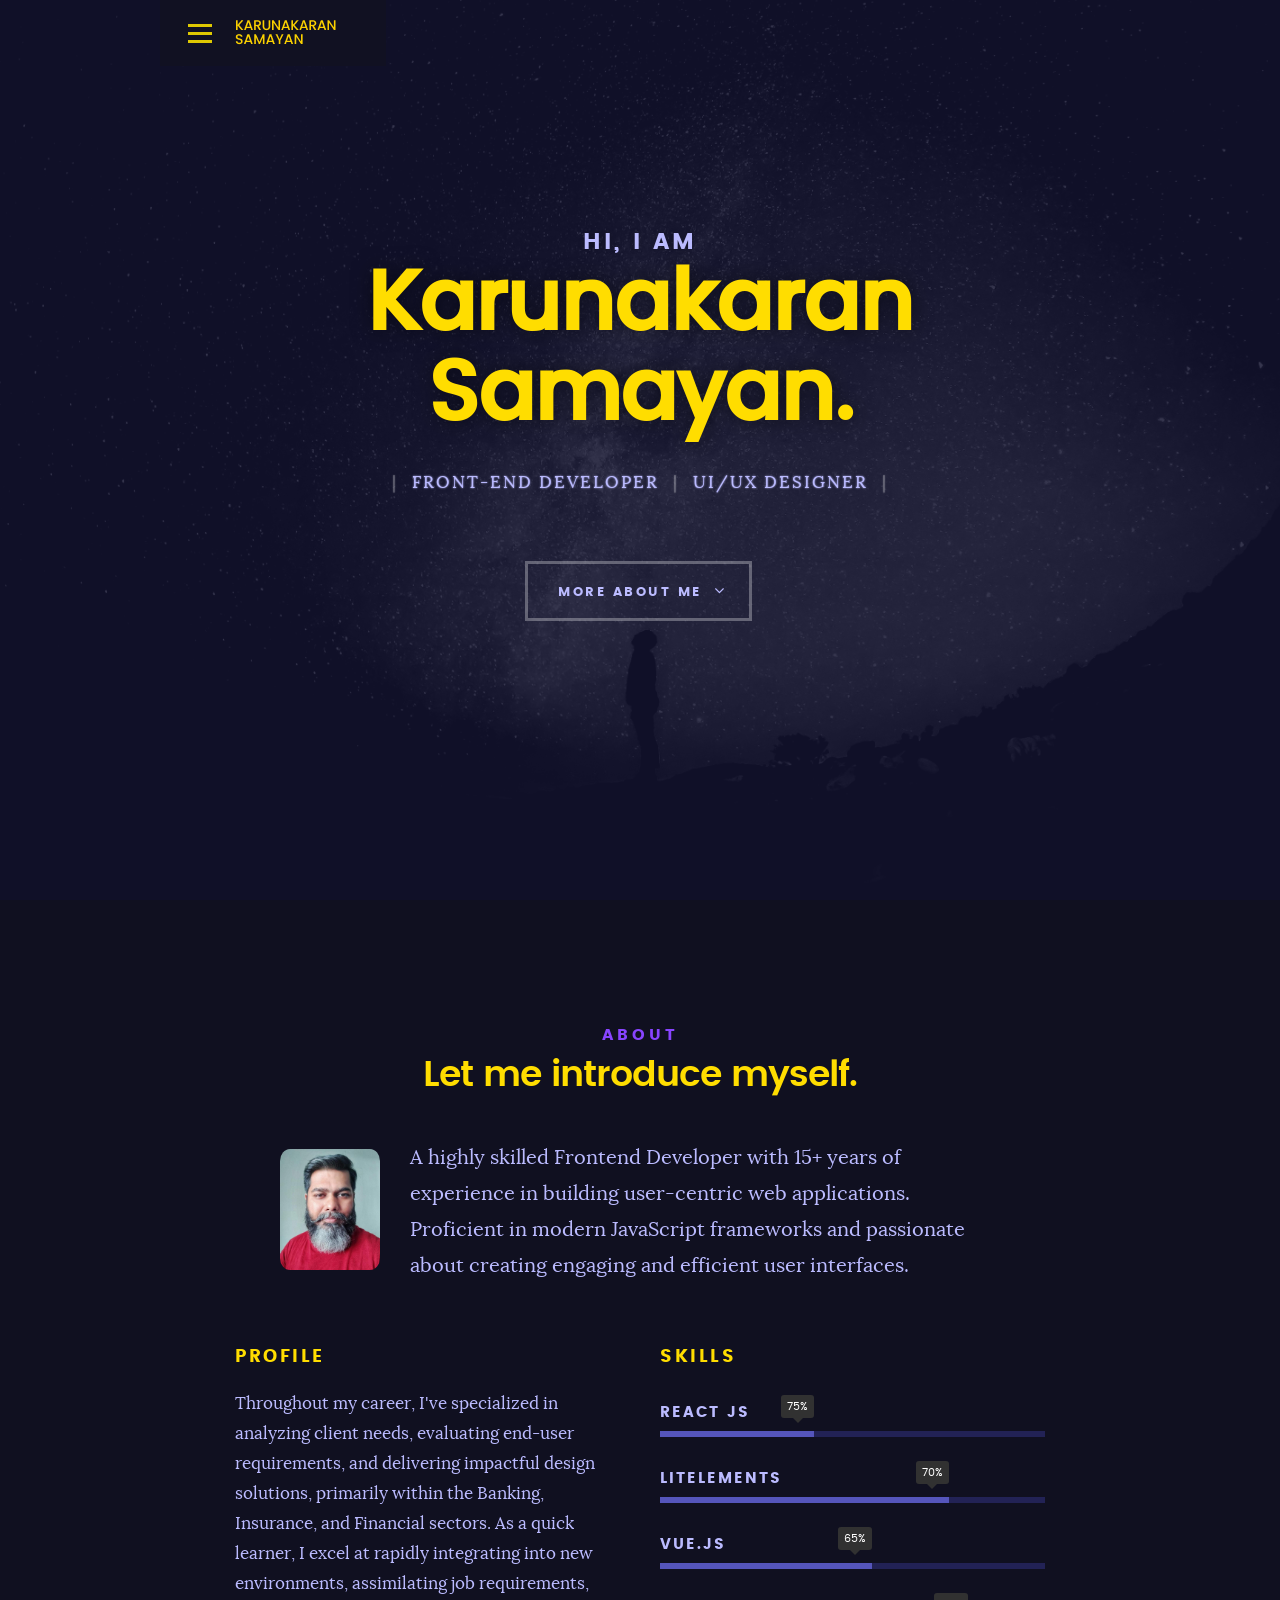
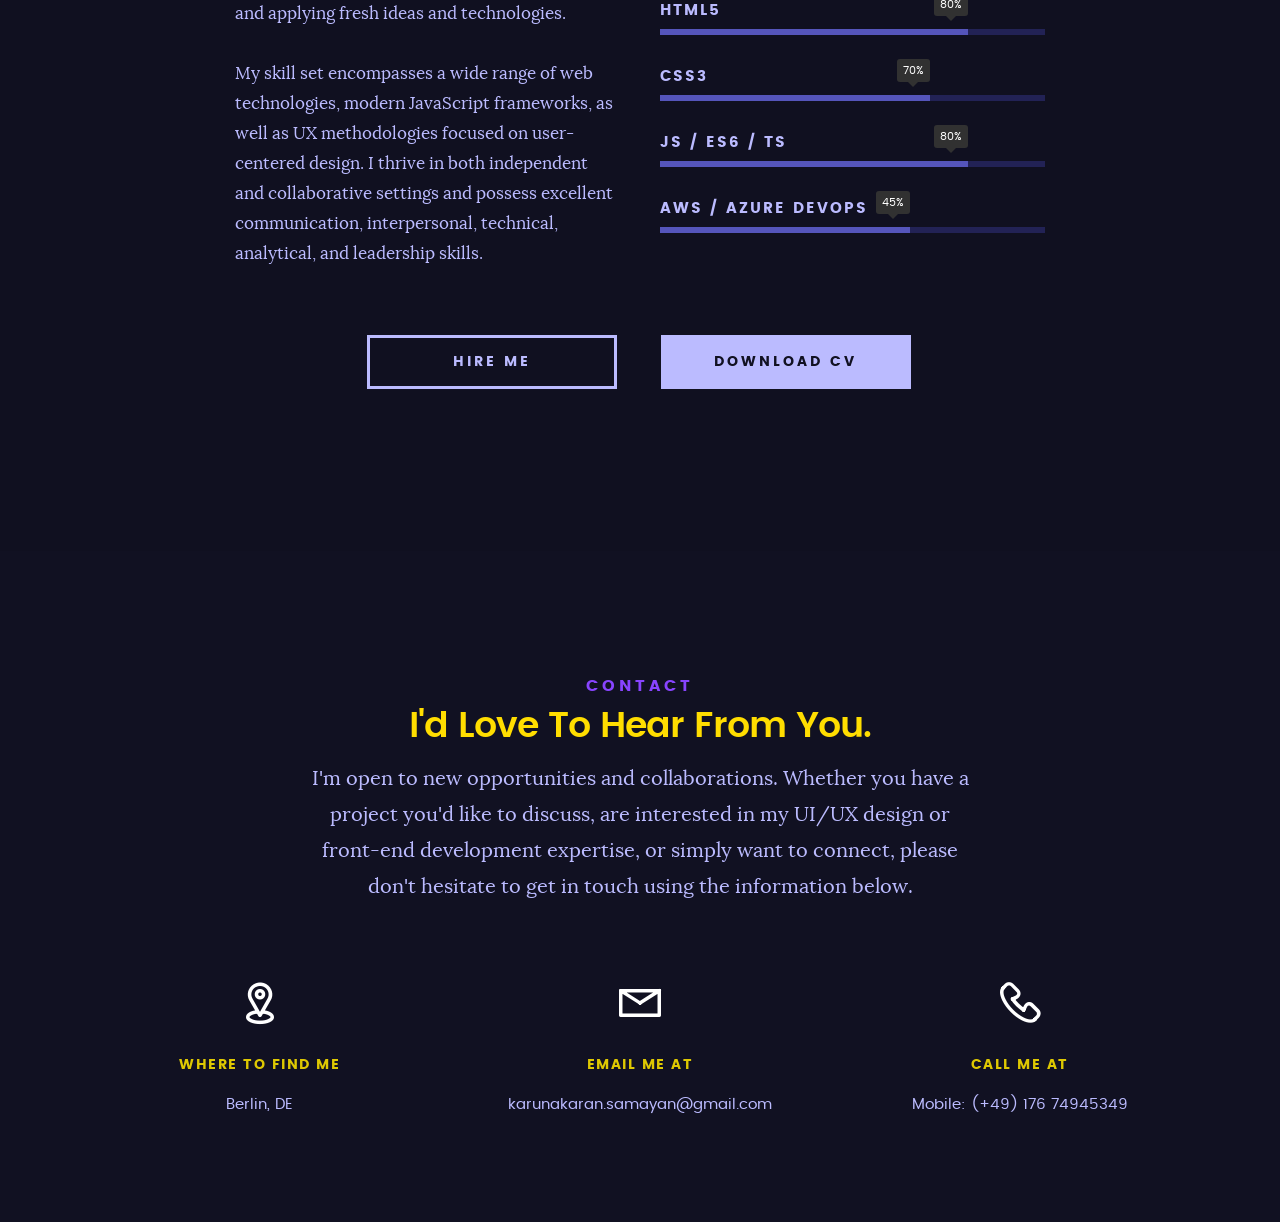
<file: index.html>
<!DOCTYPE html>
<!--[if IE 8 ]><html class="no-js oldie ie8" lang="en"> <![endif]-->
<!--[if IE 9 ]><html class="no-js oldie ie9" lang="en"> <![endif]-->
<!--[if (gte IE 9)|!(IE)]><!--><html class="no-js" lang="en"> <!--<![endif]-->
<head>

   <!--- basic page needs
   ================================================== -->
   <meta charset="utf-8">
	<title>Karunakaran Samayan</title>
	<meta name="description" content="">
	<meta name="author" content="">

   <!-- mobile specific metas
   ================================================== -->
	<meta name="viewport" content="width=device-width, initial-scale=1, maximum-scale=1">

 	<!-- CSS
   ================================================== -->
   <link rel="stylesheet" href="css/base.css">
   <link rel="stylesheet" href="css/main.css">
   <link rel="stylesheet" href="css/vendor.css">

   <!-- script
   ================================================== -->
	<script src="js/modernizr.js"></script>
	<script src="js/pace.min.js"></script>

   <!-- favicons
	================================================== -->
	<link rel="icon" type="image/png" href="favicon.png">

</head>

<body id="top">

	<!-- header
   ================================================== -->
   <header>
   	<div class="row">

   		<div class="top-bar">
   			<a class="menu-toggle" href="#"><span>Menu</span></a>

	   		<div class="logo">
		         <a href="index.html">Karunakaran Samayan</a>
		      </div>

		   	<nav id="main-nav-wrap">
					<ul class="main-navigation">
						<li class="current"><a class="smoothscroll"  href="#intro" title="">Home</a></li>
						<li><a class="smoothscroll"  href="#about" title="">About</a></li>
						<li><a class="smoothscroll"  href="#resume" title="">Resume</a></li>
						<li><a class="smoothscroll"  href="#portfolio" title="">Portfolio</a></li>
						<li><a class="smoothscroll"  href="#services" title="">Services</a></li>
						<li><a class="smoothscroll"  href="#contact" title="">Contact</a></li>
						<!-- <li><a href="styles.html" title="">Style Demo</a></li> -->
					</ul>
				</nav>
   		</div> <!-- /top-bar -->

   	</div> <!-- /row -->
   </header> <!-- /header -->

	<!-- intro section
   ================================================== -->
   <section id="intro">

   	<div class="intro-overlay"></div>

   	<div class="intro-content">
   		<div class="row">

   			<div class="col-twelve">

	   			<h5>Hi, I am</h5>
	   			<h1>Karunakaran Samayan.</h1>

	   			<p class="intro-position">
	   				<span>Front-end Developer</span>
	   				<span>UI/UX Designer</span>
	   			</p>

	   			<a class="button stroke smoothscroll" href="#about" title="">More About Me</a>

	   		</div>

   		</div>
   	</div> <!-- /intro-content -->

   </section> <!-- /intro -->


   <!-- about section
   ================================================== -->
   <section id="about">

   	<div class="row section-intro">
   		<div class="col-twelve">

   			<h5>About</h5>
   			<h1>Let me introduce myself.</h1>

   			<div class="intro-info">

   				<img src="images/profile-pic.jpg" alt="Profile Picture">

   				<p class="lead">A highly skilled Frontend Developer with 15+ years of experience in building user-centric web applications. Proficient in modern JavaScript frameworks and passionate about creating engaging and efficient user interfaces.</p>
   			</div>

   		</div>
   	</div> <!-- /section-intro -->

   	<div class="row about-content">

   		<div class="col-six tab-full">

   			<h3>Profile</h3>
   			<p> Throughout my career, I've specialized in analyzing client needs, evaluating end-user requirements, and delivering impactful design solutions, primarily within the Banking, Insurance, and Financial sectors. As a quick learner, I excel at rapidly integrating into new environments, assimilating job requirements, and applying fresh ideas and technologies.</p>
				<p>My skill set encompasses a wide range of web technologies, modern JavaScript frameworks, as well as UX methodologies focused on user-centered design. I thrive in both independent and collaborative settings and possess excellent communication, interpersonal, technical, analytical, and leadership skills.</p>

   			 <!--<ul class="info-list">
   				<li>
   					<strong>Fullname:</strong>
   					<span>Juan Dela Cruz</span>
   				</li>
   				<li>
   					<strong>Birth Date:</strong>
   					<span>September 28, 1987</span>
   				</li>
   				<li>
   					<strong>Job:</strong>
   					<span>Freelancer, Frontend Developer</span>
   				</li>
   				<li>
   					<strong>Website:</strong>
   					<span>www.kardswebsite.com</span>
   				</li>
   				<li>
   					<strong>Email:</strong>
   					<span>me@kardswebsite.com</span>
   				</li>

   			</ul> /info-list -->

   		</div>

   		<div class="col-six tab-full">

   			<h3>Skills</h3>

				<ul class="skill-bars">
					 <li>
				   	<div class="progress percent40"><span>75%</span></div>
				   	<strong>React Js</strong>
				   </li>
					 <li>
				   	<div class="progress percent75"><span>70%</span></div>
				   	<strong>Litelements</strong>
				   </li>
					 <li>
				   	<div class="progress percent55"><span>65%</span></div>
				   	<strong>Vue.JS</strong>
				   </li>
				   <li>
				   	<div class="progress percent80"><span>80%</span></div>
				   	<strong>HTML5</strong>
				   </li>
				   <li>
				   	<div class="progress percent70"><span>70%</span></div>
				   	<strong>CSS3</strong>
				   </li>
				   <li>
				   	<div class="progress percent80"><span>80%</span></div>
				   	<strong>JS / ES6 / TS</strong>
				   </li>


				   <li>
				   	<div class="progress percent65"><span>45%</span></div>
				   	<strong>AWS / Azure Devops</strong>
				   </li>

				</ul> <!-- /skill-bars -->

   		</div>

   	</div>

   	<div class="row button-section">
   		<div class="col-twelve">
   			<a href="#contact" title="Hire Me" class="button stroke smoothscroll">Hire Me</a>
   			<a href="#" title="Download CV" class="button button-primary">Download CV</a>
   		</div>
   	</div>

   </section> <!-- /process-->


   <!-- resume Section
   ================================================== -->
	<section id="resume" class="grey-section" style="display: none;">

		<div class="row section-intro">
   		<div class="col-twelve">

   			<h5>Resume</h5>
   			<h1>More of my credentials.</h1>

   			<p class="lead">The following timeline details my career journey and educational qualifications, showcasing my professional growth and academic achievements.</p>

   		</div>
   	</div> <!-- /section-intro-->

   	<div class="row resume-timeline">

   		<div class="col-twelve resume-header">

   			<h2>Work Experience</h2>

   		</div> <!-- /resume-header -->

   		<div class="col-twelve">

   			<div class="timeline-wrap">

   				<div class="timeline-block">

	   				<div class="timeline-ico">
	   					<i class="fa fa-briefcase"></i>
	   				</div>

	   				<div class="timeline-header">
	   					<h3>UI Designer</h3>
	   					<p>July 2015 - Present</p>
	   				</div>

	   				<div class="timeline-content">
	   					<h4>Awesome Studio</h4>
	   					<p>Lorem ipsum Occaecat do esse ex et dolor culpa nisi ex in magna consectetur nisi cupidatat laboris esse eiusmod deserunt aute do quis velit esse sed Ut proident cupidatat nulla esse cillum laborum occaecat nostrud sit dolor incididunt amet est occaecat nisi.</p>
	   				</div>

	   			</div> <!-- /timeline-block -->

	   			<div class="timeline-block">

	   				<div class="timeline-ico">
	   					<i class="fa fa-briefcase"></i>
	   				</div>

	   				<div class="timeline-header">
	   					<h3>Front-end Developer</h3>
	   					<p>July 2014 - June 2015</p>
	   				</div>

	   				<div class="timeline-content">
	   					<h4>Super Cool Agency</h4>
	   					<p>Lorem ipsum Occaecat do esse ex et dolor culpa nisi ex in magna consectetur nisi cupidatat laboris esse eiusmod deserunt aute do quis velit esse sed Ut proident cupidatat nulla esse cillum laborum occaecat nostrud sit dolor incididunt amet est occaecat nisi incididunt.</p>
	   				</div>

	   			</div> <!-- /timeline-block -->

	   			<div class="timeline-block">

	   				<div class="timeline-ico">
	   					<i class="fa fa-briefcase"></i>
	   				</div>

	   				<div class="timeline-header">
	   					<h3>Web Designer</h3>
	   					<p>May 2013 - June 2014</p>
	   				</div>

	   				<div class="timeline-content">
	   					<h4>Great Designs Studio</h4>
	   					<p>Lorem ipsum Occaecat do esse ex et dolor culpa nisi ex in magna consectetur nisi cupidatat laboris esse eiusmod deserunt aute do quis velit esse sed Ut proident cupidatat nulla esse cillum laborum occaecat nostrud sit dolor incididunt amet est occaecat nisi incididunt.</p>
	   				</div>

	   			</div> <!-- /timeline-block -->

   			</div> <!-- /timeline-wrap -->

   		</div> <!-- /col-twelve -->

   	</div> <!-- /resume-timeline -->

   	<div class="row resume-timeline">

   		<div class="col-twelve resume-header">

   			<h2>Education</h2>

   		</div> <!-- /resume-header -->

   		<div class="col-twelve">

   			<div class="timeline-wrap">

   				<div class="timeline-block">

	   				<div class="timeline-ico">
	   					<i class="fa fa-graduation-cap"></i>
	   				</div>

	   				<div class="timeline-header">
	   					<h3>Master of Philosophy</h3>
	   					<p>Journalism & Mass Communication</p>
	   				</div>

	   				<div class="timeline-content">
	   					<h4>Madurai Kamaraj University, TN</h4>
							<p>June 2006 - ?</p>
	   				</div>

	   			</div> <!-- /timeline-block -->

	   			<div class="timeline-block">

	   				<div class="timeline-ico">
	   					<i class="fa fa-graduation-cap"></i>
	   				</div>

	   				<div class="timeline-header">
	   					<h3>Master of Science</h3>
	   					<p>Communication</p>
	   				</div>

	   				<div class="timeline-content">
	   					<h4>Madurai Kamaraj University, TN</h4>
							<p>June 2002 - April 2004</p>
	   				</div>

	   			</div> <!-- /timeline-block -->

	   			<div class="timeline-block">

	   				<div class="timeline-ico">
	   					<i class="fa fa-graduation-cap"></i>
	   				</div>

	   				<div class="timeline-header">
	   					<h3>Bachelor of Science</h3>
	   					<p>Chemistry</p>
	   				</div>

	   				<div class="timeline-content">
	   					<h4>Madurai Kamaraj University, TN</h4>
							<p>June 1999 - April 2002</p>

	   				</div>

	   			</div> <!-- /timeline-block -->

   			</div> <!-- /timeline-wrap -->

   		</div> <!-- /col-twelve -->

   	</div> <!-- /resume-timeline -->

	</section> <!-- /features -->


	<!-- Portfolio Section
   ================================================== -->
	<section id="portfolio" style="display: none;">

		<div class="row section-intro">
   		<div class="col-twelve">

   			<h5>Portfolio</h5>
   			<h1>Check Out Some of My Works.</h1>

   			<p class="lead">Lorem ipsum Do commodo in proident enim in dolor cupidatat adipisicing dolore officia nisi aliqua incididunt Ut veniam lorem ipsum Consectetur ut in in eu do.</p>

   		</div>
   	</div> <!-- /section-intro-->

   	<div class="row portfolio-content">

   		<div class="col-twelve">

   			<!-- portfolio-wrapper -->
	         <div id="folio-wrapper" class="block-1-2 block-mob-full stack">

	         	<div class="bgrid folio-item">
	               <div class="item-wrap">
	               	<img src="images/portfolio/liberty.jpg" alt="Liberty">
	                  <a href="#modal-01" class="overlay">
	                     <div class="folio-item-table">
	                     	<div class="folio-item-cell">
		     					       <h3 class="folio-title">Liberty</h3>
		     					    	 <span class="folio-types">
		     					       	  Graphic Design
		     					       </span>
		     					   </div>
	                     </div>
	                  </a>
	               </div>
	        		</div> <!-- /folio-item -->

	        		<div class="bgrid folio-item">
	               <div class="item-wrap">
	               	<img src="images/portfolio/shutterbug.jpg" alt="Shutterbug">
	               	<a href="#modal-02" class="overlay">
	                     <div class="folio-item-table">
	                     	<div class="folio-item-cell">
	                     		<h3 class="folio-title">Shutterbug</h3>
		     					    	<span class="folio-types">
		     					       	  Web Design
		     					      </span>
		     					   </div>
	                     </div>
	                  </a>
	               </div>
	        		</div> <!-- /folio-item -->

	            <div class="bgrid folio-item">
	               <div class="item-wrap">
	               	<img src="images/portfolio/clouds.jpg"alt="Clouds">
	                  <a href="#modal-03" class="overlay">
	                     <div class="folio-item-table">
	                     	<div class="folio-item-cell">
	                     		<h3 class="folio-title">Clouds</h3>
		     					    	<span class="folio-types">
		     					       	  Web Design
		     					      </span>
		     					   </div>
	                     </div>
	                  </a>
	               </div>
	        		</div> <!-- /folio-item -->

	            <div class="bgrid folio-item">
	               <div class="item-wrap">
	               	<img src="images/portfolio/beetle.jpg" alt="Beetle">
	                  <a href="#modal-04" class="overlay">
	                     <div class="folio-item-table">
	                     	<div class="folio-item-cell">
	                     		<h3 class="folio-title">Beetle</h3>
		     					    	<span class="folio-types">
		     					       	  Branding
		     					      </span>
		     					   </div>
	                     </div>
	                  </a>
	               </div>
	        		</div> <!-- /folio-item -->

	        		<div class="bgrid folio-item">
	               <div class="item-wrap">
	               	<img src="images/portfolio/lighthouse.jpg" alt="Lighthouse">
	                  <a href="#modal-05" class="overlay">
	                     <div class="folio-item-table">
	                     	<div class="folio-item-cell">
	                     		<h3 class="folio-title">Lighthouse</h3>
		     					    	<span class="folio-types">
		     					       	  Web Development
		     					      </span>
		     					   </div>
	                     </div>
	                  </a>
	               </div>
	        		</div> <!-- /folio-item -->

	            <div class="bgrid folio-item">
	               <div class="item-wrap">
	               	<img src="images/portfolio/salad.jpg" alt="Salad">
	                  <a href="#modal-06" class="overlay">
	                     <div class="folio-item-table">
	                     	<div class="folio-item-cell">
	                     		<h3 class="folio-title">Salad</h3>
		     					    	<span class="folio-types">
		     					       	  Branding
		     					      </span>
		     					   </div>
	                     </div>
	                  </a>
	               </div>
	        		</div> <!-- /folio-item -->

	            <!-- modal popups - begin
	            ============================================================= -->
	            <div id="modal-01" class="popup-modal slider mfp-hide">

				     	<div class="media">
				     		<img src="images/portfolio/modals/m-liberty.jpg" alt="" />
				     	</div>

					   <div class="description-box">
					      <h4>Liberty</h4>
					      <p>Proin gravida nibh vel velit auctor aliquet. Aenean sollicitudin, lorem quis bibendum auctor, nisi elit consequat ipsum, nec sagittis sem nibh id elit.</p>

					      <div class="categories">Web Development</div>
					   </div>

			         <div class="link-box">
			            <a href="http://www.behance.net">Details</a>
					      <a href="#" class="popup-modal-dismiss">Close</a>
			         </div>

				   </div> <!-- /modal-01 -->

				   <div id="modal-02" class="popup-modal slider mfp-hide">

				     	<div class="media">
				     		<img src="images/portfolio/modals/m-shutterbug.jpg" alt="" />
				     	</div>

					   <div class="description-box">
					      <h4>Shutterbug</h4>
					      <p>Proin gravida nibh vel velit auctor aliquet. Aenean sollicitudin, lorem quis bibendum auctor, nisi elit consequat ipsum, nec sagittis sem nibh id elit.</p>

					      <div class="categories">Web Design</div>
					   </div>

			         <div class="link-box">
			            <a href="http://www.behance.net">Details</a>
					      <a href="#" class="popup-modal-dismiss">Close</a>
			         </div>

				   </div> <!-- /modal-02 -->

				   <div id="modal-03" class="popup-modal slider mfp-hide">

				     	<div class="media">
				     		<img src="images/portfolio/modals/m-clouds.jpg" alt="" />
				     	</div>

					   <div class="description-box">
					      <h4>Clouds</h4>
					      <p>Proin gravida nibh vel velit auctor aliquet. Aenean sollicitudin, lorem quis bibendum auctor, nisi elit consequat ipsum, nec sagittis sem nibh id elit.</p>

					      <div class="categories">Web Design</div>
					   </div>

			         <div class="link-box">
			            <a href="http://www.behance.net">Details</a>
					      <a href="#" class="popup-modal-dismiss">Close</a>
			         </div>

				   </div> <!-- /modal-03 -->

				   <div id="modal-04" class="popup-modal slider mfp-hide">

				     	<div class="media">
				     		<img src="images/portfolio/modals/m-beetle.jpg" alt="" />
				     	</div>

					   <div class="description-box">
					      <h4>Beetle</h4>
					      <p>Proin gravida nibh vel velit auctor aliquet. Aenean sollicitudin, lorem quis bibendum auctor, nisi elit consequat ipsum, nec sagittis sem nibh id elit.</p>

					      <div class="categories">Branding</div>
					   </div>

			         <div class="link-box">
			            <a href="http://www.behance.net">Details</a>
					      <a href="#" class="popup-modal-dismiss">Close</a>
			         </div>

				   </div> <!-- /modal-04 -->

				   <div id="modal-05" class="popup-modal slider mfp-hide">

				     	<div class="media">
				     		<img src="images/portfolio/modals/m-lighthouse.jpg" alt="" />
				     	</div>

					   <div class="description-box">
					      <h4>Lighthouse</h4>
					      <p>Proin gravida nibh vel velit auctor aliquet. Aenean sollicitudin, lorem quis bibendum auctor, nisi elit consequat ipsum, nec sagittis sem nibh id elit.</p>

					      <div class="categories">Web Development</div>
					   </div>

			         <div class="link-box">
			            <a href="http://www.behance.net">Details</a>
					      <a href="#" class="popup-modal-dismiss">Close</a>
			         </div>

				   </div> <!-- /modal-05 -->

				   <div id="modal-06" class="popup-modal slider mfp-hide">

				     	<div class="media">
				     		<img src="images/portfolio/modals/m-salad.jpg" alt="" />
				     	</div>

					   <div class="description-box">
					      <h4>Salad</h4>
					      <p>Proin gravida nibh vel velit auctor aliquet. Aenean sollicitudin, lorem quis bibendum auctor, nisi elit consequat ipsum, nec sagittis sem nibh id elit.</p>

					      <div class="categories">Branding</div>
					   </div>

			         <div class="link-box">
			            <a href="http://www.behance.net">Details</a>
					      <a href="#" class="popup-modal-dismiss">Close</a>
			         </div>

				   </div> <!-- /modal-06 -->


				   <!-- modal popups - end
	            ============================================================= -->

	         </div> <!-- /portfolio-wrapper -->

   		</div>  <!-- /twelve -->

   	</div> <!-- /portfolio-content -->

	</section> <!-- /portfolio -->


	<!-- services Section
   ================================================== -->
	<section id="services" style="display: none;">

		<div class="overlay"></div>

		<div class="row section-intro">
   		<div class="col-twelve">

   			<h5>Services</h5>
   			<h1>What Can I Do For You?</h1>

   			<p class="lead">Lorem ipsum Do commodo in proident enim in dolor cupidatat adipisicing dolore officia nisi aliqua incididunt Ut veniam lorem ipsum Consectetur ut in in eu do.</p>

   		</div>
   	</div> <!-- /section-intro -->

   	<div class="row services-content">

   		<div id="owl-slider" class="owl-carousel services-list">

	      	<div class="service">

	      		<span class="icon"><i class="icon-earth"></i></span>

	            <div class="service-content">

	            	 <h3>Webdesign</h3>

		            <p class="desc">Sed ut perspiciatis unde omnis iste natus error sit voluptatem accusantium doloremque laudantium, totam rem aperiam, eaque ipsa quae ab illo inventore veritatis et quasi architecto beatae vitae dicta sunt explicabo. Nemo enim ipsam voluptatem quia voluptas sit aspernatur aut odit aut fugit.
	         		</p>

	         	</div>

				</div> <!-- /service -->

				<div class="service">

					<span class="icon"><i class="icon-window"></i></span>

	            <div class="service-content">

	            	<h3>Web Development</h3>

		            <p class="desc">Sed ut perspiciatis unde omnis iste natus error sit voluptatem accusantium doloremque laudantium, totam rem aperiam, eaque ipsa quae ab illo inventore veritatis et quasi architecto beatae vitae dicta sunt explicabo. Nemo enim ipsam voluptatem quia voluptas sit aspernatur aut odit aut fugit.
	         		</p>

	            </div>

			   </div> <!-- /service -->

			   <div class="service">

			   	<span class="icon"><i class="icon-paint-brush"></i></span>

	            <div class="service-content">

	            	<h3>Branding</h3>

		            <p class="desc">Sed ut perspiciatis unde omnis iste natus error sit voluptatem accusantium doloremque laudantium, totam rem aperiam, eaque ipsa quae ab illo inventore veritatis et quasi architecto beatae vitae dicta sunt explicabo. Nemo enim ipsam voluptatem quia voluptas sit aspernatur aut odit aut fugit.
	        			</p>

	            </div>

			   </div> <!-- /service -->

				<div class="service">

					<span class="icon"><i class="icon-toggles"></i></span>

	            <div class="service-content">

	            	<h3>UI/UX Design</h3>

		            <p class="desc">Sed ut perspiciatis unde omnis iste natus error sit voluptatem accusantium doloremque laudantium, totam rem aperiam, eaque ipsa quae ab illo inventore veritatis et quasi architecto beatae vitae dicta sunt explicabo. Nemo enim ipsam voluptatem quia voluptas sit aspernatur aut odit aut fugit.
	         		</p>

	            </div>

				</div> <!-- /service -->

			   <div class="service">

			   	<span class="icon"><i class="icon-image"></i></span>

	            <div class="service-content">

	            	<h3>Graphics Design</h3>

		            <p class="desc">Sed ut perspiciatis unde omnis iste natus error sit voluptatem accusantium doloremque laudantium, totam rem aperiam, eaque ipsa quae ab illo inventore veritatis et quasi architecto beatae vitae dicta sunt explicabo. Nemo enim ipsam voluptatem quia voluptas sit aspernatur aut odit aut fugit.
	        			</p>

	            </div>

			   </div> <!-- /service -->

			   <div class="service">

			   	<span class="icon"><i class="icon-chat"></i></span>

	            <div class="service-content">

	            	 <h3>Consultancy</h3>

		            <p class="desc">Sed ut perspiciatis unde omnis iste natus error sit voluptatem accusantium doloremque laudantium, totam rem aperiam, eaque ipsa quae ab illo inventore veritatis et quasi architecto beatae vitae dicta sunt explicabo. Nemo enim ipsam voluptatem quia voluptas sit aspernatur aut odit aut fugit.
	        			</p>

	            </div>

			   </div> <!-- /service -->

	      </div> <!-- /services-list -->

   	</div> <!-- /services-content -->

	</section> <!-- /services -->


   <!-- contact
   ================================================== -->
	<section id="contact">

		<div class="row section-intro">
   		<div class="col-twelve">

   			<h5>Contact</h5>
   			<h1>I'd Love To Hear From You.</h1>

   			<p class="lead">I'm open to new opportunities and collaborations. Whether you have a project you'd like to discuss, are interested in my UI/UX design or front-end development expertise, or simply want to connect, please don't hesitate to get in touch using the information below.</p>

   		</div>
   	</div> <!-- /section-intro -->


   	<div class="row contact-info">

   		<div class="col-four tab-full">

   			<div class="icon">
   				<i class="icon-pin"></i>
   			</div>

   			<h5>Where to find me</h5>

   			<p>
           Berlin, DE
            </p>

   		</div>

   		<div class="col-four tab-full collapse">

   			<div class="icon">
   				<i class="icon-mail"></i>
   			</div>

   			<h5>Email Me At</h5>

   			<p>karunakaran.samayan@gmail.com
			   </p>

   		</div>

   		<div class="col-four tab-full">

   			<div class="icon">
   				<i class="icon-phone"></i>
   			</div>

   			<h5>Call Me At</h5>

   			<p>
			   	Mobile: (+49) 176 74945349
			   </p>

   		</div>

   	</div> <!-- /contact-info -->

	</section> <!-- /contact -->


   <!-- footer
   ==================================================

   <footer>
     	<div class="row">

     		<div class="col-six tab-full pull-right social">

     			<ul class="footer-social">
			      <li><a href="#"><i class="fa fa-facebook"></i></a></li>
			      <li><a href="#"><i class="fa fa-behance"></i></a></li>
			      <li><a href="#"><i class="fa fa-twitter"></i></a></li>
			      <li><a href="#"><i class="fa fa-dribbble"></i></a></li>
			      <li><a href="#"><i class="fa fa-instagram"></i></a></li>
			   </ul>

	      </div>

      	<div class="col-six tab-full">
	      	<div class="copyright">
		        	<span>© Copyright Kards 2016.</span>
		        	<span>Design by <a href="http://www.styleshout.com/">styleshout</a></span>
		         </div>
	      	</div>

	      	<div id="go-top">
		         <a class="smoothscroll" title="Back to Top" href="#top"><i class="fa fa-long-arrow-up"></i></a>
		      </div>

      	</div>
   </footer><!-- /row -->

   <div id="preloader">
    	<div id="loader"></div>
   </div>

   <!-- Java Script
   ================================================== -->
   <script src="js/jquery-2.1.3.min.js"></script>
   <script src="js/plugins.js"></script>
   <script src="js/main.js"></script>

</body>

</html>
</file>
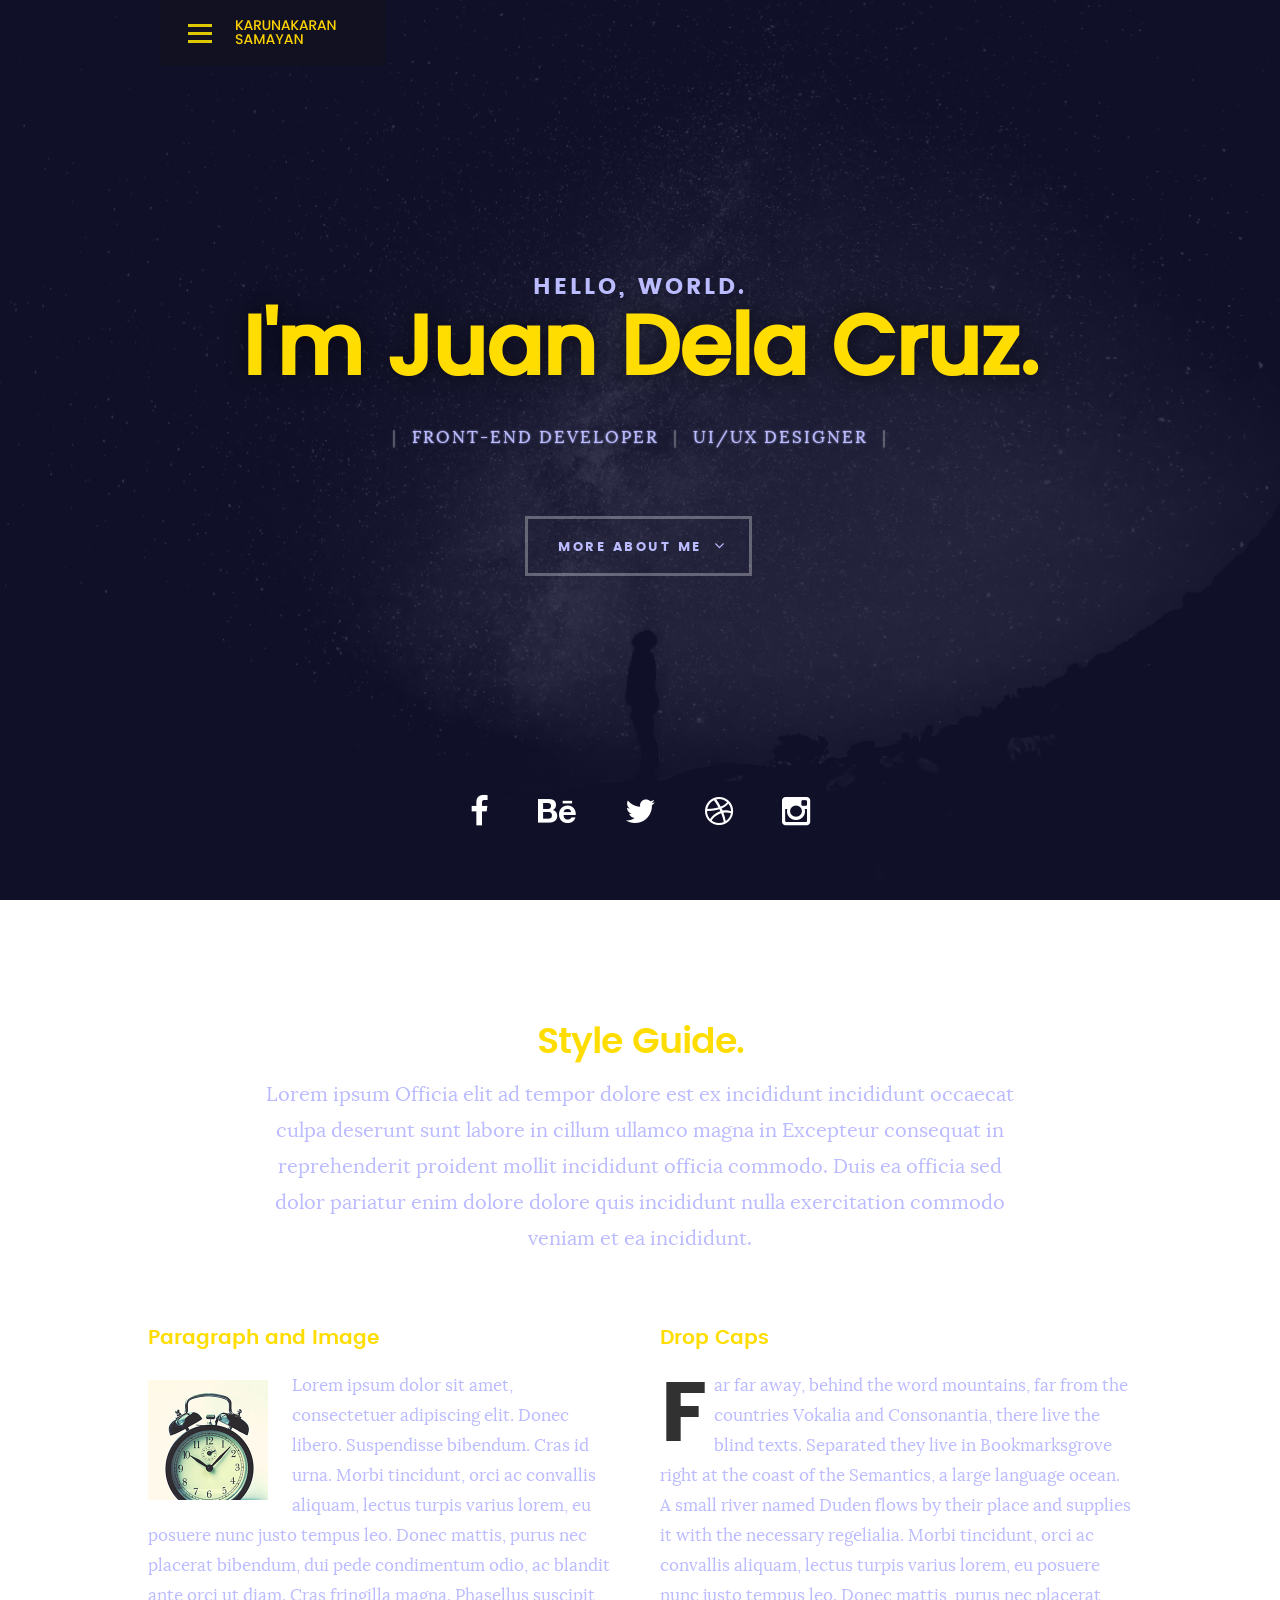
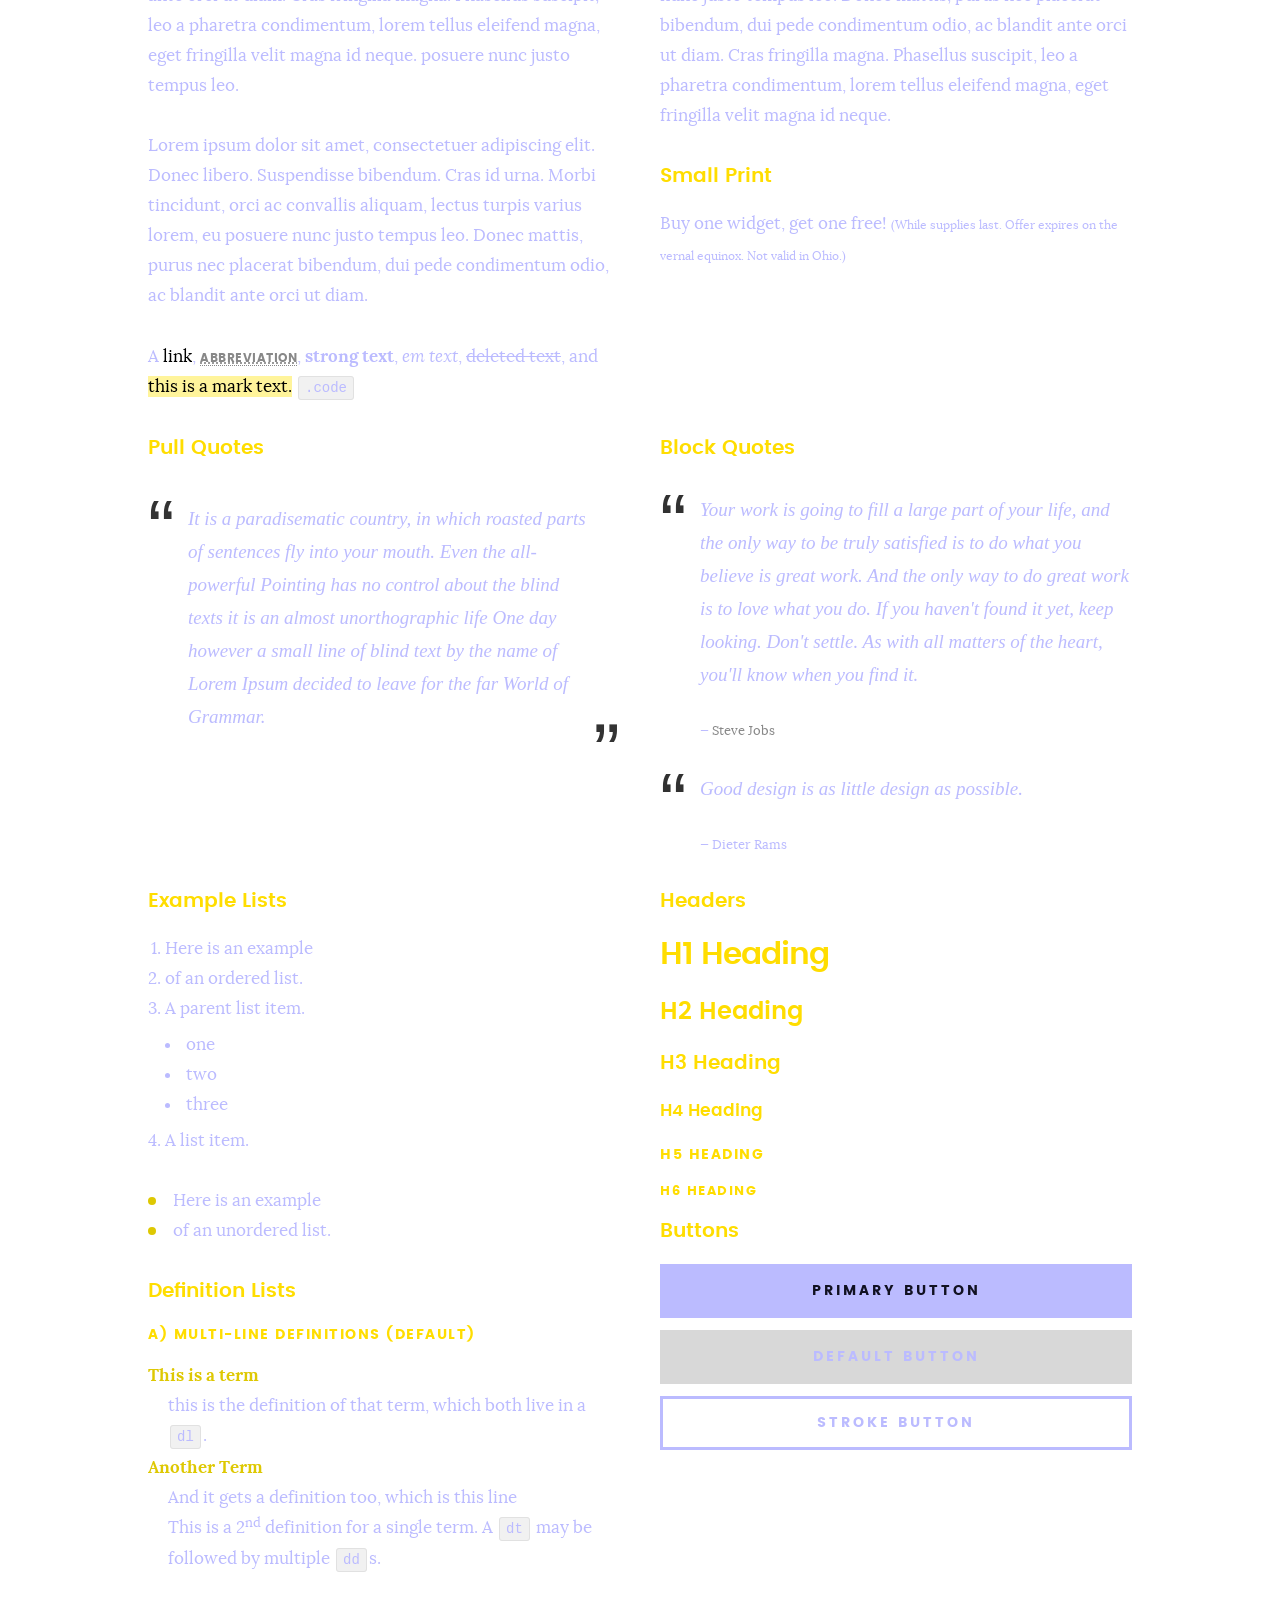
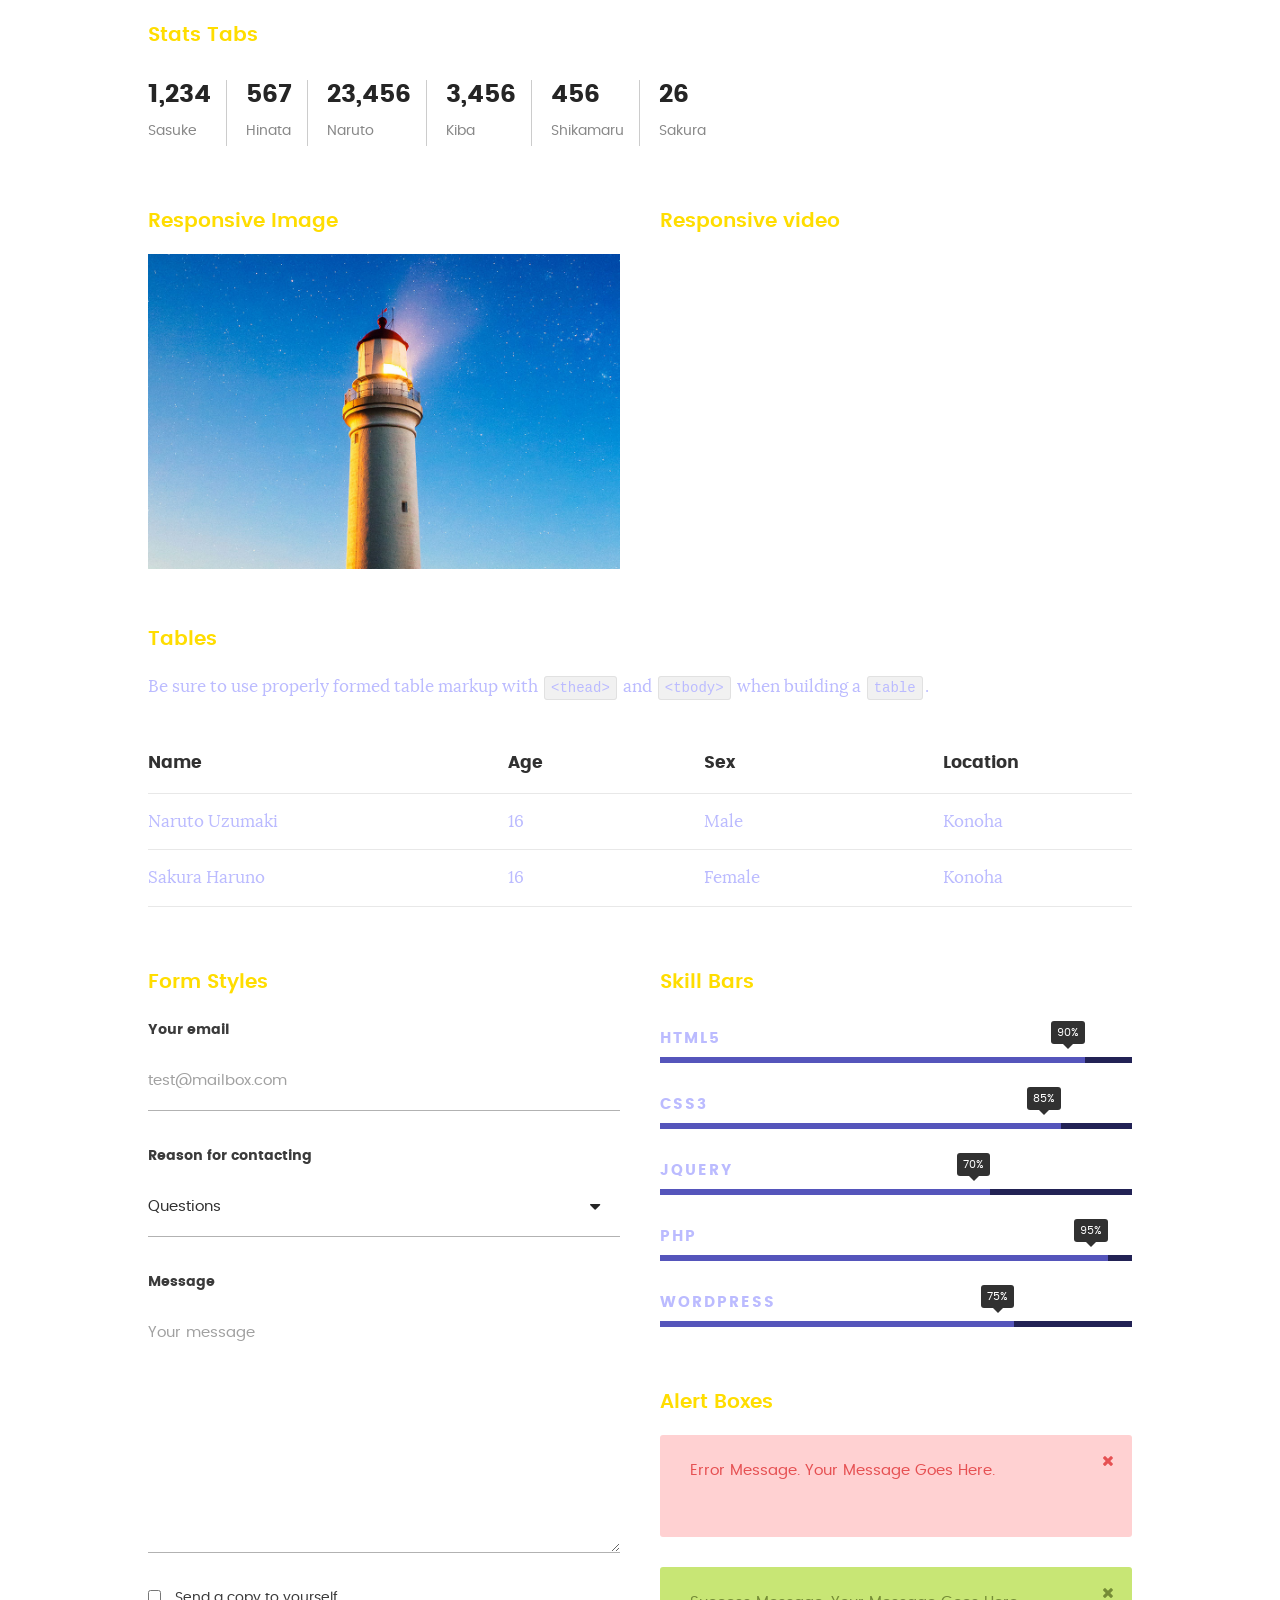
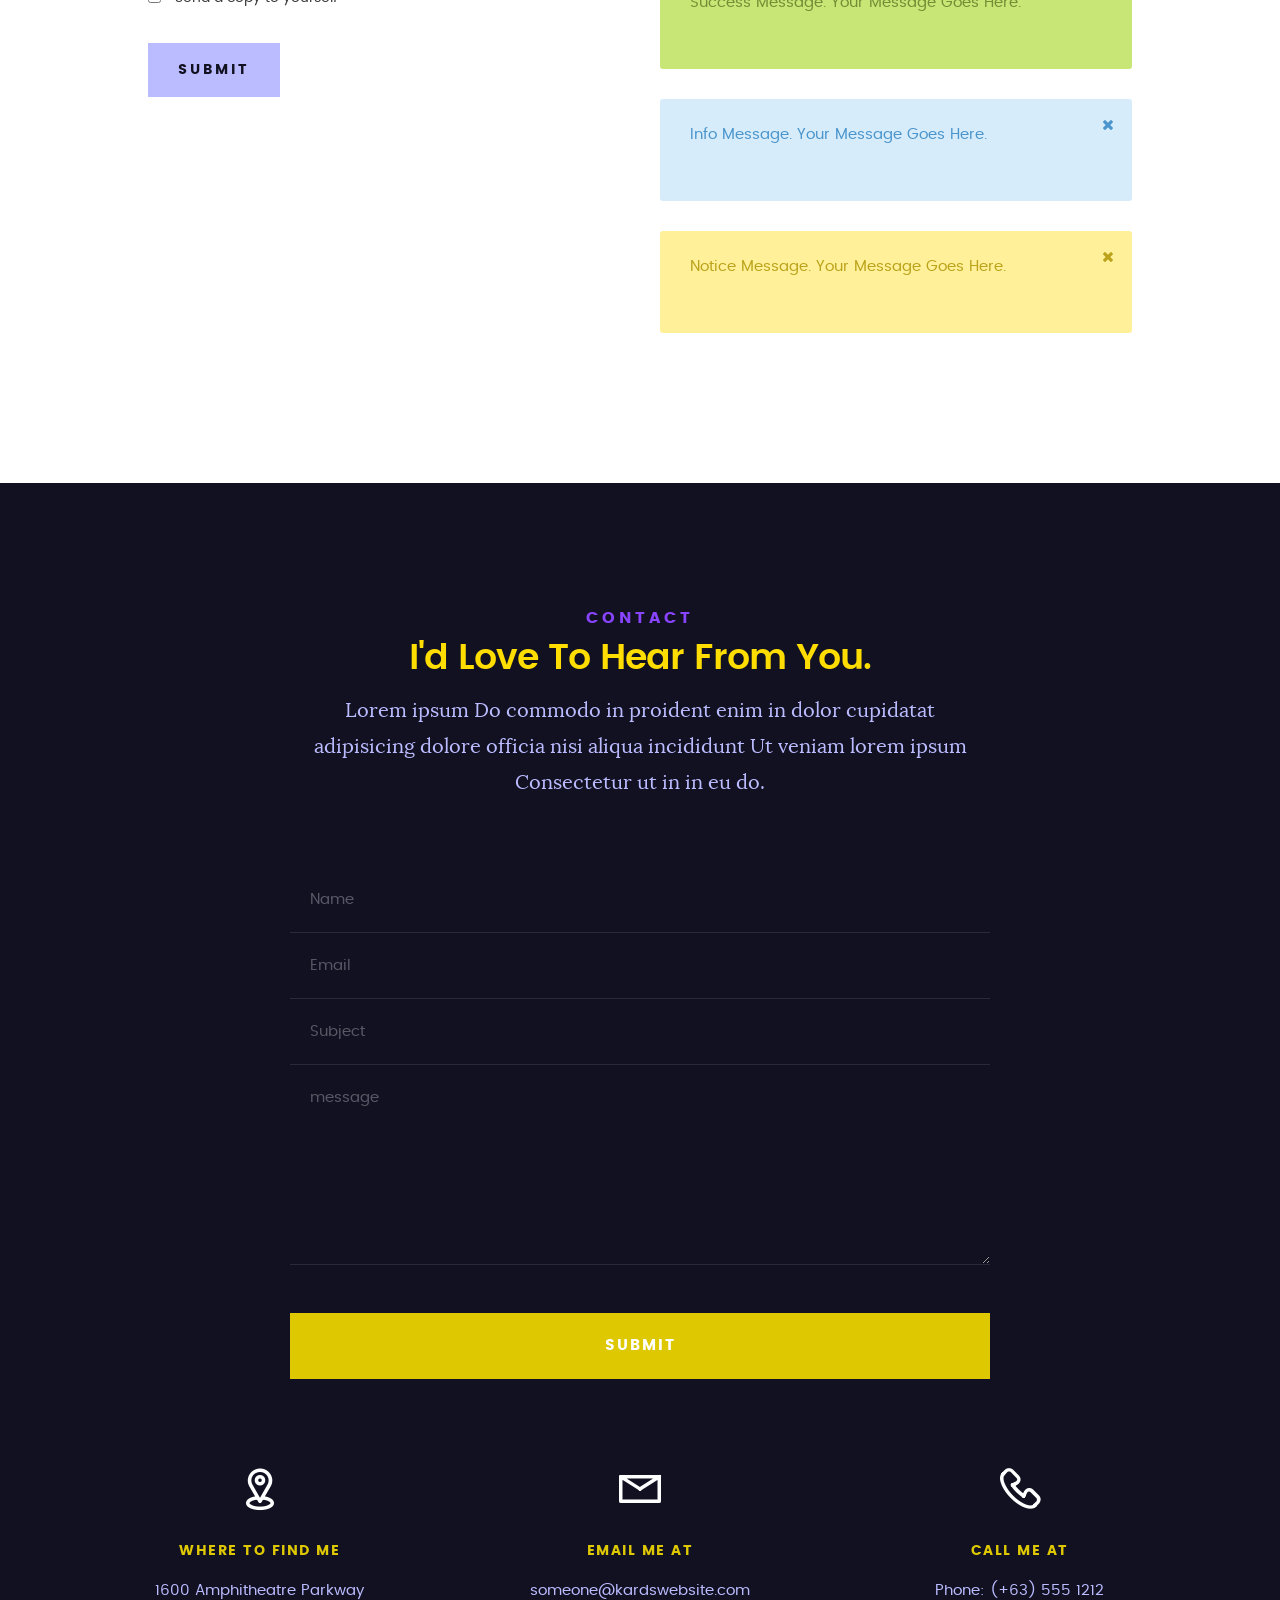
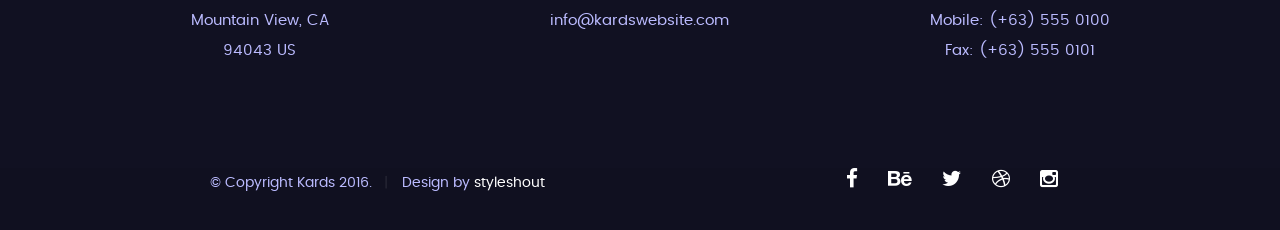
<file: styles.html>
<!DOCTYPE html>
<!--[if IE 8 ]><html class="no-js oldie ie8" lang="en"> <![endif]-->
<!--[if IE 9 ]><html class="no-js oldie ie9" lang="en"> <![endif]-->
<!--[if (gte IE 9)|!(IE)]><!--><html class="no-js" lang="en"> <!--<![endif]-->
<head>

   <!--- basic page needs
   ================================================== -->
   <meta charset="utf-8">
	<title>Style Demo - Kards</title>
	<meta name="description" content="">  
	<meta name="author" content="">

   <!-- mobile specific metas
   ================================================== -->
	<meta name="viewport" content="width=device-width, initial-scale=1, maximum-scale=1">

 	<!-- CSS
   ================================================== -->
   <link rel="stylesheet" href="css/base.css">  
   <link rel="stylesheet" href="css/main.css">
   <link rel="stylesheet" href="css/vendor.css">

   <style type="text/css" media="screen">

   	#styles { 
   		background: white;
   		padding-top: 12rem;
   		padding-bottom: 12rem;
   	}
   	#styles .row {
   		max-width: 1024px;
     	}
     	#styles .section-intro {
   		max-width: 800px;
     	}
      	
   </style>       

   <!-- script
   ================================================== -->
	<script src="js/modernizr.js"></script>
	<script src="js/pace.min.js"></script>

   <!-- favicons
	================================================== -->
	<link rel="icon" type="image/png" href="favicon.png">

</head>

<body id="top">

	<!-- header 
   ================================================== -->
   <header>   	
   	<div class="row">

   		<div class="top-bar">
   			<a class="menu-toggle" href="#"><span>Menu</span></a>

	   		<div class="logo">
		         <a href="index.html">KARDS</a>
		      </div>		      

		   	<nav id="main-nav-wrap">
					<ul class="main-navigation">
						<li><a href="index.html#intro" title="">Home</a></li>
						<li><a href="index.html#about" title="">About</a></li>
						<li><a href="index.html#resume" title="">Resume</a></li>
						<li><a href="index.html#portfolio" title="">Portfolio</a></li>
						<li><a href="index.html#services" title="">Services</a></li>					
						<li><a class="smoothscroll"  href="#contact" title="">Contact</a></li>	
						<li><a href="styles.html" title="">Style Demo</a></li>				
					</ul>
				</nav>    		
   		</div> <!-- /top-bar --> 
   		
   	</div> <!-- /row --> 		
   </header> <!-- /header -->

	<!-- intro section
   ================================================== -->
   <section id="intro">   

   	<div class="intro-overlay"></div>	

   	<div class="intro-content">
   		<div class="row">

   			<div class="col-twelve">

	   			<h5>Hello, World.</h5>
	   			<h1>I'm Juan Dela Cruz.</h1>

	   			<p class="intro-position">
	   				<span>Front-end Developer</span>
	   				<span>UI/UX Designer</span> 
	   			</p>

	   			<a class="button stroke smoothscroll" href="#about" title="">More About Me</a>

	   		</div>  
   			
   		</div>   		 		
   	</div> <!-- /intro-content --> 

   	<ul class="intro-social">        
         <li><a href="#"><i class="fa fa-facebook"></i></a></li>
         <li><a href="#"><i class="fa fa-behance"></i></a></li>
         <li><a href="#"><i class="fa fa-twitter"></i></a></li>
         <li><a href="#"><i class="fa fa-dribbble"></i></a></li>
         <li><a href="#"><i class="fa fa-instagram"></i></a></li>
      </ul> <!-- /intro-social -->      	

   </section> <!-- /intro -->


   <!-- Style Demo
   ================================================== -->
   <section id="styles">

   	<div class="row section-intro">

   		<div class="col-twelve">

   			<h1>Style Guide.</h1>

   			<p class="lead">Lorem ipsum Officia elit ad tempor dolore est ex incididunt incididunt occaecat culpa deserunt sunt labore in cillum ullamco magna in Excepteur consequat in reprehenderit proident mollit incididunt officia commodo.
   			Duis ea officia sed dolor pariatur enim dolore dolore quis incididunt nulla exercitation commodo veniam et ea incididunt.</p>   			

   		</div>

     	</div> <!-- /row -->

     	<div class="row">

     		<div class="col-six tab-full">

		      <h3>Paragraph and Image</h3>

		      <p><a href="#"><img width="120" height="120" class="pull-left" alt="sample-image" src="images/sample-image.jpg"></a>
		  		Lorem ipsum dolor sit amet, consectetuer adipiscing elit. Donec libero. Suspendisse bibendum.
		  		Cras id urna. Morbi tincidunt, orci ac convallis aliquam, lectus turpis varius lorem, eu
		  		posuere nunc justo tempus leo. Donec mattis, purus nec placerat bibendum, dui pede condimentum
		  		odio, ac blandit ante orci ut diam. Cras fringilla magna. Phasellus suscipit, leo a pharetra
		  		condimentum, lorem tellus eleifend magna, eget fringilla velit magna id neque.
		  		posuere nunc justo tempus leo. </p>

		  		<p>
		  		Lorem ipsum dolor sit amet, consectetuer adipiscing elit. Donec libero. Suspendisse bibendum.
		  		Cras id urna. Morbi tincidunt, orci ac convallis aliquam, lectus turpis varius lorem, eu
		  		posuere nunc justo tempus leo. Donec mattis, purus nec placerat bibendum, dui pede condimentum
		  		odio, ac blandit ante orci ut diam.	
 			   </p>

            <p>A <a href="#">link</a>,
  			   <abbr title="this really isn't a very good description">abbreviation</abbr>,
  			   <strong>strong text</strong>,
            <em>em text</em>,
  			   <del>deleted text</del>, and
            <mark>this is a mark text.</mark>
            <code>.code</code>
          	</p>

         </div>

         <div class="col-six tab-full">

            <h3>Drop Caps</h3>

	         <p class="drop-cap">Far far away, behind the word mountains, far from the countries Vokalia and Consonantia,
	         there live the blind texts. Separated they live in Bookmarksgrove right at the coast of the
	         Semantics, a large language ocean. A small river named Duden flows by their place and supplies it with the necessary regelialia. Morbi tincidunt, orci ac convallis aliquam, lectus turpis varius lorem, eu	posuere nunc justo tempus leo. Donec mattis, purus nec placerat bibendum, dui pede condimentum odio, ac blandit ante orci ut diam. Cras fringilla magna. Phasellus suscipit, leo a pharetra condimentum, lorem tellus eleifend magna, eget fringilla velit magna id neque.
		  		</p>

		      <h3>Small Print</h3>

		      <p>Buy one widget, get one free!
		  		<small>(While supplies last. Offer expires on the vernal equinox. Not valid in Ohio.)</small>
		  		</p>

		   </div>	         

		</div> <!-- /row -->

		<div class="row">

		  	<div class="col-six tab-full">

		      <h3>Pull Quotes</h3>

		      <aside class="pull-quote">
				   <blockquote>
					   <p>It is a paradisematic country, in which roasted parts of
		            sentences fly into your mouth. Even the all-powerful Pointing has no control about the blind
		            texts it is an almost unorthographic life One day however a small line of blind text by the name
		            of Lorem Ipsum decided to leave for the far World of Grammar.</p>
					</blockquote>
				</aside>

		   </div>

		   <div class="col-six tab-full">

		      <h3>Block Quotes</h3>

		      <blockquote cite="http://where-i-got-my-info-from.com">
				   <p>Your work is going to fill a large part of your life, and the only way to be truly satisfied is
		         to do what you believe is great work. And the only way to do great work is to love what you do.
		         If you haven't found it yet, keep looking. Don't settle. As with all matters of the heart, you'll know when you find it.
		         </p>
		
					<cite>
					   <a href="#">Steve Jobs</a>
					</cite>
			   </blockquote>

		      <blockquote>
		         <p>Good design is as little design as possible.</p>
		         <cite>Dieter Rams</cite>
		      </blockquote>

		   </div>

		</div> <!-- /row -->

		<div class="row half-bottom">

		 	<div class="col-six tab-full">

		      <h3>Example Lists</h3>

		      <ol>
				   <li>Here is an example</li>
				   <li>of an ordered list.</li>
				   <li>A parent list item.
				   	<ul>
				   		<li>one</li>
				   		<li>two</li>
				   		<li>three</li>
				   	</ul>
				   </li>
				   <li>A list item.</li>
			   </ol>

		      <ul class="disc">
				   <li>Here is an example</li>
				   <li>of an unordered list.</li>
			   </ul>	

			   <h3>Definition Lists</h3>	            

		      <h5>a) Multi-line Definitions (default)</h5>

		      <dl>
				   <dt><strong>This is a term</strong></dt>
				      <dd>this is the definition of that term, which both live in a <code>dl</code>.</dd>
				   <dt><strong>Another Term</strong></dt>
				      <dd>And it gets a definition too, which is this line</dd>
				      <dd>This is a 2<sup>nd</sup> definition for a single term. A <code>dt</code> may be followed by multiple <code>dd</code>s.</dd>
			   </dl>

		   </div>

		   <div class="col-six tab-full">		                  

		      <h3>Headers</h3>

		      <h1>H1 Heading</h1>
		      <h2>H2 Heading</h2>
		      <h3>H3 Heading</h3>
		      <h4>H4 Heading</h4>
		      <h5>H5 Heading</h5>
		      <h6>H6 Heading</h6>

		      <h3>Buttons</h3>

		    	<p>
		     		<a class="button button-primary full-width" href="#">Primary Button</a>
		     		<a class="button full-width" href="#">Default Button</a>
		     		<a class="button stroke full-width" href="#">Stroke Button</a>
		     	</p>

		   </div>

		</div> <!-- /row -->

		<div class="row">

		   <div class="col-twelve">

		    	<h3>Stats Tabs</h3>

		      <ul class="stats-tabs">
				   <li><a href="#">1,234 <em>Sasuke</em></a></li>
				   <li><a href="#">567 <em>Hinata</em></a></li>
				   <li><a href="#">23,456 <em>Naruto</em></a></li>
				   <li><a href="#">3,456 <em>Kiba</em></a></li>
				   <li><a href="#">456 <em>Shikamaru</em></a></li>
				   <li><a href="#">26 <em>Sakura</em></a></li>
				</ul>	      		

		   </div>	      	

		</div> <!-- /row -->

		<div class="row half-bottom">

      	<div class="col-six tab-full">

      		<h3>Responsive Image</h3>

      		<p><img src="images/portfolio/modals/m-lighthouse.jpg"></p>

      	</div>

      	<div class="col-six tab-full">

      		<h3>Responsive video</h3>

      		<div class="fluid-video-wrapper">
                  <iframe src="http://player.vimeo.com/video/14592941?title=0&amp;byline=0&amp;portrait=0&amp;color=F64B39" width="500" height="281" frameborder="0" webkitallowfullscreen mozallowfullscreen allowfullscreen></iframe> 
            </div>

      	</div>
      	
      </div> <!-- /row -->

      <div class="row add-bottom">

      	<div class="col-twelve">

      		<h3>Tables</h3>
      		<p>Be sure to use properly formed table markup with <code>&lt;thead&gt;</code> and <code>&lt;tbody&gt;</code> when building a <code>table</code>.</p>

      		<div class="table-responsive">

      			<table>
					  <thead>
					    <tr>
					      <th>Name</th>
					      <th>Age</th>
					      <th>Sex</th>
					      <th>Location</th>					    
					    </tr>
					  </thead>
					  <tbody>
					    <tr>
					      <td>Naruto Uzumaki</td>
					      <td>16</td>
					      <td>Male</td>
					      <td>Konoha</td>					    
					    </tr>
					    <tr>
					      <td>Sakura Haruno</td>
					      <td>16</td>
					      <td>Female</td>
					      <td>Konoha</td>			    
					    </tr>
					  </tbody>
					</table>

      		</div>     		

      	</div>
      	
      </div> <!--row -->

      <div class="row">

		   <div class="col-six tab-full">

		      <h3>Form Styles</h3>

		         <form>
			        	<div>
			         	<label for="sampleInput">Your email</label>
			         	<input class="full-width" type="email" placeholder="test@mailbox.com" id="sampleInput">
			         </div>
			         <div>
			         	<label for="sampleRecipientInput">Reason for contacting</label>
			         	<div class="ss-custom-select">
			         		<select class="full-width" id="sampleRecipientInput">
				           		<option value="Option 1">Questions</option>
				           		<option value="Option 2">Report</option>
				           		<option value="Option 3">Others</option>
				         	</select>
			         	</div>			         	
			         </div>
			       
			       	<label for="exampleMessage">Message</label>
			       	<textarea class="full-width" placeholder="Your message" id="exampleMessage"></textarea>

			        	<label class="add-bottom">
			           	<input type="checkbox">			            
			           	<span class="label-text">Send a copy to yourself</span>
			        	</label>
			       
			        	<input class="button-primary" type="submit" value="Submit">

			      </form>	            

		      </div>

		      <div class="col-six tab-full">

		      		<h3>Skill Bars</h3>

		      		<ul class="skill-bars">
						   <li>
						   	<div class="progress percent90"><span>90%</span></div>
						   	<strong>HTML5</strong>
						   </li>
						   <li>
						   	<div class="progress percent85"><span>85%</span></div>
						   	<strong>CSS3</strong>
						   </li>
						   <li>
						   	<div class="progress percent70"><span>70%</span></div>
						   	<strong>JQuery</strong>
						   </li>
						   <li>
						   	<div class="progress percent95"><span>95%</span></div>
						   	<strong>PHP</strong>
						   </li>
						   <li>

						   	<div class="progress percent75"><span>75%</span></div>
						   	<strong>Wordpress</strong>
						   </li>
		      
						</ul> <!-- /skill-bars -->

			        
			        <h3>Alert Boxes</h3> 
			        
			        <div class="alert-box ss-error hideit">
				        <p>Error Message. Your Message Goes Here.</p>
				        <i class="fa fa-times close"></i>
			        </div><!-- /error -->
			        
			        <div class="alert-box ss-success hideit">
				        <p>Success Message. Your Message Goes Here.</p>
				        <i class="fa fa-times close"></i>
			        </div><!-- /success -->
			        
			        <div class="alert-box ss-info hideit">
				         <p>Info Message. Your Message Goes Here.</p>
				        <i class="fa fa-times close"></i>
			        </div><!-- /info -->
			        
			        <div class="alert-box ss-notice hideit">
				        <p>Notice Message. Your Message Goes Here.</p>
				        <i class="fa fa-times close"></i>
			        </div><!-- /notice -->
			        
			  </div>	         

		</div> <!-- /row -->
		   	
   </section> <!--styles -->	

	
   <!-- contact
   ================================================== -->
	<section id="contact">

		<div class="row section-intro">
   		<div class="col-twelve">

   			<h5>Contact</h5>
   			<h1>I'd Love To Hear From You.</h1>

   			<p class="lead">Lorem ipsum Do commodo in proident enim in dolor cupidatat adipisicing dolore officia nisi aliqua incididunt Ut veniam lorem ipsum Consectetur ut in in eu do.</p>

   		</div> 
   	</div> <!-- /section-intro -->

   	<div class="row contact-form">

   		<div class="col-twelve">

            <!-- form -->
            <form name="contactForm" id="contactForm" method="post" action="">
      			<fieldset>

                  <div class="form-field">
 						   <input name="contactName" type="text" id="contactName" placeholder="Name" value="" minlength="2" required="">
                  </div>
                  <div class="form-field">
	      			   <input name="contactEmail" type="email" id="contactEmail" placeholder="Email" value="" required="">
	               </div>
                  <div class="form-field">
	     				   <input name="contactSubject" type="text" id="contactSubject" placeholder="Subject" value="">
	               </div>                       
                  <div class="form-field">
	                 	<textarea name="contactMessage" id="contactMessage" placeholder="message" rows="10" cols="50" required=""></textarea>
	               </div>                      
                 <div class="form-field">
                     <button class="submitform">Submit</button>
                     <div id="submit-loader">
                        <div class="text-loader">Sending...</div>                             
       				      <div class="s-loader">
								  	<div class="bounce1"></div>
								  	<div class="bounce2"></div>
								  	<div class="bounce3"></div>
								</div>
							</div>
                  </div>

      			</fieldset>
      		</form> <!-- Form End -->

            <!-- contact-warning -->
            <div id="message-warning"></div>            
            <!-- contact-success -->
      		<div id="message-success">
               <i class="fa fa-check"></i>Your message was sent, thank you!<br>
      		</div>

         </div> <!-- /col-twelve -->
   		
   	</div> <!-- /contact-form -->

   	<div class="row contact-info">

   		<div class="col-four tab-full">

   			<div class="icon">
   				<i class="icon-pin"></i>
   			</div>

   			<h5>Where to find me</h5>

   			<p>
            1600 Amphitheatre Parkway<br>
            Mountain View, CA<br>
            94043 US
            </p>

   		</div>

   		<div class="col-four tab-full collapse">

   			<div class="icon">
   				<i class="icon-mail"></i>
   			</div>

   			<h5>Email Me At</h5>

   			<p>someone@kardswebsite.com<br>
			   	info@kardswebsite.com			     
			   </p>

   		</div>

   		<div class="col-four tab-full">

   			<div class="icon">
   				<i class="icon-phone"></i>
   			</div>

   			<h5>Call Me At</h5>

   			<p>Phone: (+63) 555 1212<br>
			   	Mobile: (+63) 555 0100<br>
			     	Fax: (+63) 555 0101
			   </p>

   		</div>
   		
   	</div> <!-- /contact-info -->
		
	</section> <!-- /contact -->


   <!-- footer
   ================================================== -->

   <footer>
     	<div class="row">

     		<div class="col-six tab-full pull-right social">

     			<ul class="footer-social">        
			      <li><a href="#"><i class="fa fa-facebook"></i></a></li>
			      <li><a href="#"><i class="fa fa-behance"></i></a></li>
			      <li><a href="#"><i class="fa fa-twitter"></i></a></li>
			      <li><a href="#"><i class="fa fa-dribbble"></i></a></li>
			      <li><a href="#"><i class="fa fa-instagram"></i></a></li>
			   </ul> 
	      		
	      </div>

      	<div class="col-six tab-full">
	      	<div class="copyright">
		        	<span>© Copyright Kards 2016.</span> 
		        	<span>Design by <a href="http://www.styleshout.com/">styleshout</a></span>	         	
		         </div>		                  
	      	</div>

	      	<div id="go-top">
		         <a class="smoothscroll" title="Back to Top" href="#top"><i class="fa fa-long-arrow-up"></i></a>
		      </div>

      	</div> <!-- /row -->     	
   </footer>    

   <div id="preloader"> 
    	<div id="loader"></div>
   </div> 

   <!-- Java Script
   ================================================== --> 
   <script src="js/jquery-2.1.3.min.js"></script>
   <script src="js/plugins.js"></script>
   <script src="js/main.js"></script>

</body>

</html>
</file>
<file: css/base.css>
/**
 * =================================================================== 
 *
 *  Kards v1.0 Base Stylesheet
 *  url: styleshout.com
 *  03-01-2016
 *  ------------------------------------------------------------------
 *  TOC:
 *  01. reset
 *  02. basic/base setup styles
 *  03. grid
 *  04. MISC
 *
 * =================================================================== 
 */

/** 
 * ===================================================================
 * 01. reset - normalize.css v3.0.2 | MIT License | git.io/normalize
 *
 * ------------------------------------------------------------------- 
 */
html {
	font-family: sans-serif;
	-ms-text-size-adjust: 100%;
	-webkit-text-size-adjust: 100%;
}

body {
	margin: 0;
}

article,
aside,
details,
figcaption,
figure,
footer,
header,
hgroup,
main,
menu,
nav,
section,
summary {
	display: block;
}

audio,
canvas,
progress,
video {
	display: inline-block;
	vertical-align: baseline;
}

audio:not([controls]) {
	display: none;
	height: 0;
}

[hidden],
template {
	display: none;
}

a {
	background: transparent;
}

a:active,
a:hover {
	outline: 0;
}

abbr[title] {
	border-bottom: 1px dotted;
}

b,
strong {
	font-weight: bold;
}

dfn {
	font-style: italic;
}

h1 {
	font-size: 2em;
	margin: 0.67em 0;
}

mark {
	background: #ff0;
	color: #000;
}

small {
	font-size: 80%;
}

sub,
sup {
	font-size: 75%;
	line-height: 0;
	position: relative;
	vertical-align: baseline;
}

sup {
	top: -0.5em;
}

sub {
	bottom: -0.25em;
}

img {
	border: 0;
}

svg:not(:root) {
	overflow: hidden;
}

figure {
	margin: 1em 40px;
}

hr {
	-moz-box-sizing: content-box;
	box-sizing: content-box;
	height: 0;
}

pre {
	overflow: auto;
}

code,
kbd,
pre,
samp {
	font-family: monospace, monospace;
	font-size: 1em;
}

button,
input,
optgroup,
select,
textarea {
	color: inherit;
	font: inherit;
	margin: 0;
}

button {
	overflow: visible;
}

button,
select {
	text-transform: none;
}

button,
html input[type="button"],
input[type="reset"],
input[type="submit"] {
	-webkit-appearance: button;
	cursor: pointer;
}

button[disabled],
html input[disabled] {
	cursor: default;
}

button::-moz-focus-inner,
input::-moz-focus-inner {
	border: 0;
	padding: 0;
}

input {
	line-height: normal;
}

input[type="checkbox"],
input[type="radio"] {
	box-sizing: border-box;
	padding: 0;
}

input[type="number"]::-webkit-inner-spin-button,
input[type="number"]::-webkit-outer-spin-button {
	height: auto;
}

input[type="search"] {
	-webkit-appearance: textfield;
	-moz-box-sizing: content-box;
	-webkit-box-sizing: content-box;
	box-sizing: content-box;
}

input[type="search"]::-webkit-search-cancel-button,
input[type="search"]::-webkit-search-decoration {
	-webkit-appearance: none;
}

fieldset {
	border: 1px solid #c0c0c0;
	margin: 0 2px;
	padding: 0.35em 0.625em 0.75em;
}

legend {
	border: 0;
	padding: 0;
}

textarea {
	overflow: auto;
}

optgroup {
	font-weight: bold;
}

table {
	border-collapse: collapse;
	border-spacing: 0;
}

td,
th {
	padding: 0;
}

/** 
 * ===================================================================
 * 02. basic/base setup styles - (_basic.scss)
 *
 * ------------------------------------------------------------------- 
 */
html {
	font-size: 62.5%;
	box-sizing: border-box;
}

*,
*::before,
*::after {
	box-sizing: inherit;
}

body {
	font-weight: normal;
	line-height: 1;
	text-rendering: optimizeLegibility;
	word-wrap: break-word;
	-webkit-overflow-scrolling: touch;
	-webkit-text-size-adjust: none;
}

body,
input,
button {
	-moz-osx-font-smoothing: grayscale;
	-webkit-font-smoothing: antialiased;
}

/**
 * Media - (_basic.scss)
 * ------------------------------------------------------------------- 
 */
img,
video {
	max-width: 100%;
	height: auto;
}

/**
 * Typography resets - (_basic.scss)
 * ------------------------------------------------------------------- 
 */
div,
dl,
dt,
dd,
ul,
ol,
li,
h1,
h2,
h3,
h4,
h5,
h6,
pre,
form,
p,
blockquote,
th,
td {
	margin: 0;
	padding: 0;
}

h1,
h2,
h3,
h4,
h5,
h6 {
	-webkit-font-variant-ligatures: common-ligatures;
	-moz-font-variant-ligatures: common-ligatures;
	font-variant-ligatures: common-ligatures;
	text-rendering: optimizeLegibility;
}

em,
i {
	font-style: italic;
	line-height: inherit;
}

strong,
b {
	font-weight: bold;
	line-height: inherit;
}

small {
	font-size: 60%;
	line-height: inherit;
}

ol,
ul {
	list-style: none;
}

li {
	display: block;
}

/**
 * links - (_basic.scss)
 * ------------------------------------------------------------------- 
 */
a {
	text-decoration: none;
	line-height: inherit;
}

a img {
	border: none;
}

/**
 * inputs - (_basic.scss)
 * ------------------------------------------------------------------- 
 */
fieldset {
	margin: 0;
	padding: 0;
}

input[type="email"],
input[type="number"],
input[type="search"],
input[type="text"],
input[type="tel"],
input[type="url"],
input[type="password"],
textarea {
	-webkit-appearance: none;
	-moz-appearance: none;
	-ms-appearance: none;
	-o-appearance: none;
	appearance: none;
}

/** 
 * ===================================================================
 * 03. grid - (_grid.scss)
 *
 * ------------------------------------------------------------------- 
 */
.row {
	width: 94%;
	max-width: 1140px;
	margin: 0 auto;
}

.row:before,
.row:after {
	content: "";
	display: table;
}

.row:after {
	clear: both;
}

.row .row {
	width: auto;
	max-width: none;
	margin-left: -20px;
	margin-right: -20px;
}

[class*="col-"],
.bgrid {
	float: left;
}

[class*="col-"] + [class*="col-"].end {
	float: right;
}

[class*="col-"] {
	padding: 0 20px;
}

.col-one {
	width: 8.33333%;
}

.col-two,
.col-1-6 {
	width: 16.66667%;
}

.col-three,
.col-1-4 {
	width: 25%;
}

.col-four,
.col-1-3 {
	width: 33.33333%;
}

.col-five {
	width: 41.66667%;
}

.col-six,
.col-1-2 {
	width: 50%;
}

.col-seven {
	width: 58.33333%;
}

.col-eight,
.col-2-3 {
	width: 66.66667%;
}

.col-nine,
.col-3-4 {
	width: 75%;
}

.col-ten,
.col-5-6 {
	width: 83.33333%;
}

.col-eleven {
	width: 91.66667%;
}

.col-twelve,
.col-full {
	width: 100%;
}

/**
 * small screens - (_grid.scss)
 * --------------------------------------------------------------- 
 */
@media screen and (max-width:1024px) {
	.row .row {
		margin-left: -18px;
		margin-right: -18px;
	}

	[class*="col-"] {
		padding: 0 18px;
	}

}

/**
 * tablets - (_grid.scss)
 * --------------------------------------------------------------- 
 */
@media screen and (max-width:768px) {
	.row {
		width: auto;
		padding-left: 30px;
		padding-right: 30px;
	}

	.row .row {
		padding-left: 0;
		padding-right: 0;
		margin-left: -15px;
		margin-right: -15px;
	}

	[class*="col-"] {
		padding: 0 15px;
	}

	.tab-1-4 {
		width: 25%;
	}

	.tab-1-3 {
		width: 33.33333%;
	}

	.tab-1-2 {
		width: 50%;
	}

	.tab-2-3 {
		width: 66.66667%;
	}

	.tab-3-4 {
		width: 75%;
	}

	.tab-full {
		width: 100%;
	}

}

/**
 * large mobile devices - (_grid.scss)
 * --------------------------------------------------------------- 
 */
@media screen and (max-width:600px) {
	.row {
		padding-left: 25px;
		padding-right: 25px;
	}

	.row .row {
		margin-left: -10px;
		margin-right: -10px;
	}

	[class*="col-"] {
		padding: 0 10px;
	}

	.mob-1-4 {
		width: 25%;
	}

	.mob-1-2 {
		width: 50%;
	}

	.mob-3-4 {
		width: 75%;
	}

	.mob-full {
		width: 100%;
	}

}

/**
 * small mobile devices - (_grid.scss)
 * --------------------------------------------------------------- 
 */
@media screen and (max-width:400px) {
	.row .row {
		padding-left: 0;
		padding-right: 0;
		margin-left: 0;
		margin-right: 0;
	}

	[class*="col-"] {
		width: 100% !important;
		float: none !important;
		clear: both !important;
		margin-left: 0;
		margin-right: 0;
		padding: 0;
	}

	[class*="col-"] + [class*="col-"].end {
		float: none;
	}

}

/** 
 * ===================================================================
 * block grids - (_grid.scss)
 *
 * ------------------------------------------------------------------- 
 */
[class*="block-"]:before,
[class*="block-"]:after {
	content: "";
	display: table;
}

[class*="block-"]:after {
	clear: both;
}

.block-1-6 .bgrid {
	width: 16.66667%;
}

.block-1-4 .bgrid {
	width: 25%;
}

.block-1-3 .bgrid {
	width: 33.33333%;
}

.block-1-2 .bgrid {
	width: 50%;
}

/**
 * Clearing for block grid columns. Allow columns with 
 * different heights to align properly.
 */
.block-1-6 .bgrid:nth-child(6n+1),
.block-1-4 .bgrid:nth-child(4n+1),
.block-1-3 .bgrid:nth-child(3n+1),
.block-1-2 .bgrid:nth-child(2n+1) {
	clear: both;
}

/**
 * small screens - (_grid.scss)
 * --------------------------------------------------------------- 
 */
@media screen and (max-width:1024px) {
	.block-s-1-6 .bgrid {
		width: 16.66667%;
	}

	.block-s-1-4 .bgrid {
		width: 25%;
	}

	.block-s-1-3 .bgrid {
		width: 33.33333%;
	}

	.block-s-1-2 .bgrid {
		width: 50%;
	}

	.block-s-full .bgrid {
		width: 100%;
		clear: both;
	}

	[class*="block-s-"] .bgrid:nth-child(n) {
		clear: none;
	}

	.block-s-1-6 .bgrid:nth-child(6n+1),
	.block-s-1-4 .bgrid:nth-child(4n+1),
	.block-s-1-3 .bgrid:nth-child(3n+1),
	.block-s-1-2 .bgrid:nth-child(2n+1) {
		clear: both;
	}

}

/**
 * tablets - (_grid.scss)
 * --------------------------------------------------------------- 
 */
@media screen and (max-width:768px) {
	.block-tab-1-6 .bgrid {
		width: 16.66667%;
	}

	.block-tab-1-4 .bgrid {
		width: 25%;
	}

	.block-tab-1-3 .bgrid {
		width: 33.33333%;
	}

	.block-tab-1-2 .bgrid {
		width: 50%;
	}

	.block-tab-full .bgrid {
		width: 100%;
		clear: both;
	}

	[class*="block-tab-"] .bgrid:nth-child(n) {
		clear: none;
	}

	.block-tab-1-6 .bgrid:nth-child(6n+1),
	.block-tab-1-4 .bgrid:nth-child(4n+1),
	.block-tab-1-3 .bgrid:nth-child(3n+1),
	.block-tab-1-2 .bgrid:nth-child(2n+1) {
		clear: both;
	}

}

/**
 * large mobile devices - (_grid.scss)
 * --------------------------------------------------------------- 
 */
@media screen and (max-width:600px) {
	.block-mob-1-6 .bgrid {
		width: 16.66667%;
	}

	.block-mob-1-4 .bgrid {
		width: 25%;
	}

	.block-mob-1-3 .bgrid {
		width: 33.33333%;
	}

	.block-mob-1-2 .bgrid {
		width: 50%;
	}

	.block-mob-full .bgrid {
		width: 100%;
		clear: both;
	}

	[class*="block-mob-"] .bgrid:nth-child(n) {
		clear: none;
	}

	.block-mob-1-6 .bgrid:nth-child(6n+1),
	.block-mob-1-4 .bgrid:nth-child(4n+1),
	.block-mob-1-3 .bgrid:nth-child(3n+1),
	.block-mob-1-2 .bgrid:nth-child(2n+1) {
		clear: both;
	}

}

/**
 * stack on small mobile devices - (_grid.scss)
 * --------------------------------------------------------------- 
 */
@media screen and (max-width:400px) {
	.stack .bgrid {
		width: 100% !important;
		float: none !important;
		clear: both !important;
		margin-left: 0;
		margin-right: 0;
	}

}

/** 
 * ===================================================================
 * 04. MISC  - (_grid.scss)
 *
 * ------------------------------------------------------------------- 
 */

/**
 * Clearing - (http://nicolasgallagher.com/micro-clearfix-hack/
 */
.group:before,
.group:after {
	content: "";
	display: table;
}

.group:after {
	clear: both;
}

/**
 * Misc Helper Styles 
 */
.hide {
	display: none;
}

.invisible {
	visibility: hidden;
}

.antialiased {
	-webkit-font-smoothing: antialiased;
	-moz-osx-font-smoothing: grayscale;
}

.remove-bottom {
	margin-bottom: 0;
}

.half-bottom {
	margin-bottom: 1.5rem !important;
}

.add-bottom {
	margin-bottom: 3rem !important;
}

.no-border {
	border: none;
}

.full-width {
	width: 100%;
}

.text-center {
	text-align: center;
}

.text-left {
	text-align: left;
}

.text-right {
	text-align: right;
}

.pull-left {
	float: left;
}

.pull-right {
	float: right;
}

.align-center {
	margin-left: auto;
	margin-right: auto;
	text-align: center;
}

/*# sourceMappingURL=base.css.map */
</file>
<file: css/main.css>
/**
 * ===================================================================
 *
 *  Kards v1.0 Main Stylesheet
 *  url: styleshout.com
 *  03-01-2016
 *  ------------------------------------------------------------------
 *  TOC:
 *  01. webfonts and iconfonts
 *  02. base style overrides
 *  03. typography & general theme styles
 *  04. preloader
 *  05. forms
 *  06. buttons
 *  07. other components
 *  08. common styles
 *  09. header styles
 *  10. intro
 *  11. about
 *  12. resume
 *  13. portfolio
 *  14. call-to-action section
 *  15. services
 *  16. stats
 *  17. contact
 *  18. footer
 *
 * ===================================================================
 */


/**
 * ===================================================================
 * 01. webfonts and iconfonts - (_document-setup.scss)
 *
 * -------------------------------------------------------------------
 */
@import url("fonts.css");
@import url("font-awesome/css/font-awesome.min.css");
@import url("micons/micons.css");


/**
 * ===================================================================
 * 02. base style overrides - (_document-setup.scss)
 *
 * -------------------------------------------------------------------
 */
html {
	font-size: 10px;
}

@media only screen and (max-width:1024px) {
	html {
		font-size: 9.411764705882353px;
	}
}
@media only screen and (max-width:768px) {
	html {
		font-size: 10px;
	}
}
@media only screen and (max-width:400px) {
	html {
		font-size: 9.411764705882353px;
	}
}

html, body {
	height: 100%;
}
body {
	background: #101020;
	font-family: "lora-regular", serif;
	font-size: 1.7rem;
	line-height: 3rem;
	color: #bbf;
}

/**
 * links - (_document-setup.scss)
 * -------------------------------------------------------------------
 */
a, a:visited {
	color: #000000;
	-moz-transition: all 0.3s ease-in-out;
	-o-transition: all 0.3s ease-in-out;
	-webkit-transition: all 0.3s ease-in-out;
	-ms-transition: all 0.3s ease-in-out;
	transition: all 0.3s ease-in-out;
}
a:hover, a:focus, a:active {
	color: #DEC802;
	outline: 0;
}

/**
 * ===================================================================
 * 03. typography & general theme styles - (_document-setup.scss)
 *
 * -------------------------------------------------------------------
 */
h1, h2, h3, h4, h5, h6, .h01, .h02, .h03, .h04, .h05, .h06 {
	font-family: "poppins-semibold", sans-serif;
	color: #fd0;
	font-style: normal;
	text-rendering: optimizeLegibility;
	margin-bottom: 2.1rem;
}
h3, .h03, h4, .h04 {
	margin-bottom: 1.8rem;
}
h5, .h05, h6, .h06 {
	font-family: "poppins-bold";
	margin-bottom: 1.2rem;
}
h1, .h01 {
	font-size: 3.1rem;
	line-height: 1.355;
	letter-spacing: -.1rem;
}
@media only screen and (max-width:600px) {
	h1, .h01 {
		font-size: 2.6rem;
		letter-spacing: -.07rem;
	}
}
h2, .h02 {
	font-size: 2.4rem;
	line-height: 1.25;
}
h3, .h03 {
	font-size: 2rem;
	line-height: 1.5;
}
h4, .h04 {
	font-size: 1.7rem;
	line-height: 1.765;
}
h5, .h05 {
	font-size: 1.4rem;
	line-height: 1.714;
	text-transform: uppercase;
	letter-spacing: .15rem;
}
h6, .h06 {
	font-size: 1.3rem;
	line-height: 1.846;
	text-transform: uppercase;
	letter-spacing: .15rem;
}
p img {
	margin: 0;
}
p.lead {
	font-family: "lora-regular", serif;
	font-size: 2rem;
	line-height: 1.8;
	/* color: #888888; */
}
@media only screen and (max-width:768px) {
	p.lead {
		font-size: 1.7rem;
	}
}
em, i, strong, b {
	font-size: 1.7rem;
	line-height: 3rem;
	font-style: normal;
	font-weight: normal;
}
em, i {
	font-family: "lora-italic", serif;
}
strong, b {
	font-family: "lora-bold", serif;
}
small {
	font-size: 1.2rem;
	line-height: inherit;
}
blockquote {
	margin: 3rem 0;
	padding-left: 4rem;
	position: relative;
}
blockquote:before {
	content: "\201C";
	font-size: 8rem;
	line-height: 0px;
	margin: 0;
	color: #313131;
	font-family: arial, sans-serif;
	position: absolute;
	top: 3rem;
	left: 0;
}
blockquote p {
	font-family: georgia, serif;
	font-style: italic;
	padding: 0;
	font-size: 1.9rem;
	line-height: 1.737;
}
blockquote cite {
	display: block;
	font-size: 1.3rem;
	font-style: normal;
	line-height: 1.616;
}
blockquote cite:before {
	content: "\2014 \0020";
}
blockquote cite a, blockquote cite a:visited {
	color: #888888;
	border: none;
}
abbr {
	font-family: "poppins-bold", serif;
	font-variant: small-caps;
	text-transform: lowercase;
	letter-spacing: .05rem;
	color: #888888;
}
var, kbd, samp, code, pre {
	font-family: Consolas, "Andale Mono", Courier, "Courier New", monospace;
}
pre {
	padding: 2.4rem 3rem 3rem;
	background: #F1F1F1;
}
code {
	font-size: 1.4rem;
	margin: 0 .2rem;
	padding: .3rem .6rem;
	white-space: nowrap;
	background: #F1F1F1;
	border: 1px solid #E1E1E1;
	border-radius: 3px;
}
pre > code {
	display: block;
	white-space: pre;
	line-height: 2;
	padding: 0;
	margin: 0;
}
pre.prettyprint > code {
	border: none;
}
del {
	text-decoration: line-through;
}
abbr[title], dfn[title] {
	border-bottom: 1px dotted;
	cursor: help;
}
mark {
	background: #FFF49B;
	color: #000;
}
hr {
	border: solid #d2d2d2;
	border-width: 1px 0 0;
	clear: both;
	margin: 2.4rem 0 1.5rem;
	height: 0;
}

/**
 * Lists - (_document-setup.scss)
 * -------------------------------------------------------------------
 */
ol {
	list-style: decimal;
}
ul {
	list-style: disc;
}
li {
	display: list-item;
}
ol, ul {
	margin-left: 1.7rem;
}
ul li {
	padding-left: .4rem;
}
ul ul, ul ol, ol ol, ol ul {
	margin: .6rem 0 .6rem 1.7rem;
}
ul.disc li {
	display: list-item;
	list-style: none;
	padding: 0 0 0 .8rem;
	position: relative;
}
ul.disc li::before {
	content: "";
	display: inline-block;
	width: 8px;
	height: 8px;
	border-radius: 50%;
	background: #DEC802;
	position: absolute;
	left: -17px;
	top: 11px;
	vertical-align: middle;
}
dt {
	margin: 0;
	color: #DEC802;
}
dd {
	margin: 0 0 0 2rem;
}

/**
 * tables - (_document-setup.scss)
 * -------------------------------------------------------------------
 */
table {
	border-width: 0;
	width: 100%;
	max-width: 100%;
	font-family: "lora-regular", sans-serif;
}
th, td {
	padding: 1.5rem 3rem;
	text-align: left;
	border-bottom: 1px solid #E8E8E8;
}
th {
	color: #313131;
	font-family: "poppins-bold", sans-serif;
}
td {
	line-height: 1.5;
}
th:first-child, td:first-child {
	padding-left: 0;
}
th:last-child, td:last-child {
	padding-right: 0;
}
.table-responsive {
	overflow-x: auto;
	-webkit-overflow-scrolling: touch;
}

/**
 * Spacing - (_document-setup.scss)
 * -------------------------------------------------------------------
 */
button, .button {
	margin-bottom: 1.2;
}
fieldset {
	margin-bottom: 1.5rem;
}
input,
textarea,
select,
pre,
blockquote,
figure,
table,
p,
ul,
ol,
dl,
form,
.fluid-video-wrapper,
.ss-custom-select {
	margin-bottom: 3rem;
}

/**
 * floated image - (_document-setup.scss)
 * -------------------------------------------------------------------
 */
img.pull-right {
	margin: .9rem 0 0 2.4rem;
}
img.pull-left {
	margin: .9rem 2.4rem 0 0;
}

/**
 * block grid paddings - (_document-setup.scss)
 * -------------------------------------------------------------------
 */
.bgrid {
	padding: 0 20px;
}
@media only screen and (max-width:1024px) {
	.bgrid {
		padding: 0 18px;
	}
}
@media only screen and (max-width:768px) {
	.bgrid {
		padding: 0 15px;
	}
}
@media only screen and (max-width:600px) {
	.bgrid {
		padding: 0 10px;
	}
}
@media only screen and (max-width:400px) {
	.bgrid {
		padding: 0;
	}
}

/**
 * pace.js styles - minimal  - (_document-setup.scss)
 * -------------------------------------------------------------------
 */
.pace {
	-webkit-pointer-events: none;
	pointer-events: none;
	-webkit-user-select: none;
	-moz-user-select: none;
	user-select: none;
}
.pace-inactive {
	display: none;
}
.pace .pace-progress {
	background: #DEC802;
	position: fixed;
	z-index: 900;
	top: 0;
	right: 100%;
	width: 100%;
	height: 6px;
}

/**
 * ===================================================================
 * 04. preloader - (_preloader-1.scss)
 *
 * -------------------------------------------------------------------
 */
#preloader {
	position: fixed;
	top: 0;
	left: 0;
	right: 0;
	bottom: 0;
	background: #151515;
	z-index: 800;
	height: 100%;
	width: 100%;
}
.no-js #preloader, .oldie #preloader {
	display: none;
}
#loader {
	position: absolute;
	left: 50%;
	top: 50%;
	width: 60px;
	height: 60px;
	margin: -30px 0 0 -30px;
	padding: 0;
}
#loader:before {
	content: "";
	border-top: 11px solid rgba(255, 255, 255, 0.1);
	border-right: 11px solid rgba(255, 255, 255, 0.1);
	border-bottom: 11px solid rgba(255, 255, 255, 0.1);
	border-left: 11px solid #DEC802;
	-webkit-animation: load 1.1s infinite linear;
	animation: load 1.1s infinite linear;
	display: block;
	border-radius: 50%;
	width: 60px;
	height: 60px;
}
@-webkit-keyframes load {
	0% {
		-webkit-transform: rotate(0deg);
		transform: rotate(0deg);
	}
	100% {
		-webkit-transform: rotate(360deg);
		transform: rotate(360deg);
	}
}
@keyframes load {
	0% {
		-webkit-transform: rotate(0deg);
		transform: rotate(0deg);
	}
	100% {
		-webkit-transform: rotate(360deg);
		transform: rotate(360deg);
	}
}

/**
 * ===================================================================
 * 05. forms - (_forms.scss)
 *
 * -------------------------------------------------------------------
 */
fieldset {
	border: none;
}
input[type="email"],
input[type="number"],
input[type="search"],
input[type="text"],
input[type="tel"],
input[type="url"],
input[type="password"],
textarea,
select {
	display: block;
	height: 6rem;
	padding: 1.5rem 0;
	border: 0;
	outline: none;
	vertical-align: middle;
	color: #313131;
	font-family: "poppins-regular", sans-serif;
	font-size: 1.5rem;
	line-height: 3rem;
	max-width: 100%;
	background: transparent;
	border-bottom: 1px solid rgba(0, 0, 0, 0.3);
	-moz-transition: all 0.3s ease-in-out;
	-o-transition: all 0.3s ease-in-out;
	-webkit-transition: all 0.3s ease-in-out;
	-ms-transition: all 0.3s ease-in-out;
	transition: all 0.3s ease-in-out;
}
.ss-custom-select {
	position: relative;
	padding: 0;
}
.ss-custom-select select {
	-webkit-appearance: none;
	-moz-appearance: none;
	-ms-appearance: none;
	-o-appearance: none;
	appearance: none;
	text-indent: 0.01px;
	text-overflow: '';
	margin: 0;
	line-height: 3rem;
	vertical-align: middle;
}
.ss-custom-select select option {
	padding-left: 2rem;
	padding-right: 2rem;
}
.ss-custom-select select::-ms-expand {
	display: none;
}
.ss-custom-select::after {
	content: '\f0d7';
	font-family: 'FontAwesome';
	position: absolute;
	top: 50%;
	right: 1.5rem;
	margin-top: -10px;
	bottom: auto;
	width: 20px;
	height: 20px;
	line-height: 20px;
	font-size: 18px;
	text-align: center;
	pointer-events: none;
	color: #252525;
}

/* IE9 and below */
.oldie .ss-custom-select::after {
	display: none;
}
textarea {
	min-height: 25rem;
}
input[type="email"]:focus,
input[type="number"]:focus,
input[type="search"]:focus,
input[type="text"]:focus,
input[type="tel"]:focus,
input[type="url"]:focus,
input[type="password"]:focus,
textarea:focus,
select:focus {
	color: #838;
	border-bottom: 1px solid #DEC802;
}
label, legend {
	font-family: "poppins-bold", sans-serif;
	font-size: 1.4rem;
	margin-bottom: .6rem;
	color: #3b3b3b;
	display: block;
}
input[type="checkbox"], input[type="radio"] {
	display: inline;
}
label > .label-text {
	display: inline-block;
	margin-left: 1rem;
	font-family: "poppins-regular", sans-serif;
	line-height: inherit;
}
label > input[type="checkbox"], label > input[type="radio"] {
	margin: 0;
	position: relative;
	top: .15rem;
}

/**
 * Style Placeholder Text
 * -
 */
::-webkit-input-placeholder {
	color: #a1a1a1;
}
:-moz-placeholder {
	color: #a1a1a1;  /* Firefox 18- */
}
::-moz-placeholder {
	color: #a1a1a1;  /* Firefox 19+ */
}
:-ms-input-placeholder {
	color: #a1a1a1;
}
.placeholder {
	color: #a1a1a1 !important;
}

/**
 * ===================================================================
 * 06. buttons - (_button-essentials.scss)
 *
 * -------------------------------------------------------------------
 */
.button,
a.button,
button,
input[type="submit"],
input[type="reset"],
input[type="button"] {
	display: inline-block;
	font-family: "poppins-bold", sans-serif;
	font-size: 1.4rem;
	text-transform: uppercase;
	letter-spacing: .3rem;
	height: 5.4rem;
	line-height: 5.4rem;
	padding: 0 3rem;
	margin: 0 .3rem 1.2rem 0;
	background: #d8d8d8;
	color: #bbf;
	text-decoration: none;
	cursor: pointer;
	text-align: center;
	white-space: nowrap;
	border: none;
	-moz-transition: all 0.3s ease-in-out;
	-o-transition: all 0.3s ease-in-out;
	-webkit-transition: all 0.3s ease-in-out;
	-ms-transition: all 0.3s ease-in-out;
	transition: all 0.3s ease-in-out;
}
.button:hover,
a.button:hover,
button:hover,
input[type="submit"]:hover,
input[type="reset"]:hover,
input[type="button"]:hover,
.button:focus,
button:focus,
input[type="submit"]:focus,
input[type="reset"]:focus,
input[type="button"]:focus {
	background: #bebebe;
	color: #000000;
	outline: 0;
}
.button.button-primary,
a.button.button-primary,
button.button-primary,
input[type="submit"].button-primary,
input[type="reset"].button-primary,
input[type="button"].button-primary {
	background: #bbf;
	color: #112;
}
.button.button-primary:hover,
a.button.button-primary:hover,
button.button-primary:hover,
input[type="submit"].button-primary:hover,
input[type="reset"].button-primary:hover,
input[type="button"].button-primary:hover,
.button.button-primary:focus,
button.button-primary:focus,
input[type="submit"].button-primary:focus,
input[type="reset"].button-primary:focus,
input[type="button"].button-primary:focus {
	background: #fd0;
	color:#112
}
button.full-width, .button.full-width {
	width: 100%;
	margin-right: 0;
}
button.medium, .button.medium {
	height: 5.7rem !important;
	line-height: 5.7rem !important;
	padding: 0 1.8rem !important;
}
button.large, .button.large {
	height: 6rem !important;
	line-height: 6rem !important;
	padding: 0rem 3rem !important;
}
button.stroke, .button.stroke {
	background: transparent !important;
	border: 3px solid #bbf;
	line-height: 4.8rem;
}
button.stroke.medium, .button.stroke.medium {
	line-height: 5.1rem !important;
}
button.stroke.large, .button.stroke.large {
	line-height: 5.4rem !important;
}
button.stroke:hover, .button.stroke:hover {
	border: 3px solid #DEC802;
	color: #DEC802;
}
button::-moz-focus-inner, input::-moz-focus-inner {
	border: 0;
	padding: 0;
}


/**
 * ===================================================================
 * 07. other components - (_others.scss)
 *
 * -------------------------------------------------------------------
 */

/**
 * alert box - (_alert-box.scss)
 * -------------------------------------------------------------------
 */
.alert-box {
	padding: 2.1rem 4rem 2.1rem 3rem;
	position: relative;
	margin-bottom: 3rem;
	border-radius: 3px;
	font-family: "poppins-regular", sans-serif;
	font-size: 1.5rem;
}
.alert-box .close {
	position: absolute;
	right: 1.8rem;
	top: 1.8rem;
	cursor: pointer;
}
.ss-error {
	background-color: #ffd1d2;
	color: #e65153;
}
.ss-success {
	background-color: #c8e675;
	color: #758c36;
}
.ss-info {
	background-color: #d7ecfb;
	color: #4a95cc;
}
.ss-notice {
	background-color: #fff099;
	color: #bba31b;
}

/**
 * additional typo styles - (_additional-typo.scss)
 * -------------------------------------------------------------------
 */

/**
 * drop cap
 */
.drop-cap:first-letter {
	float: left;
	margin: 0;
	padding: 1.5rem .6rem 0 0;
	font-size: 8.4rem;
	font-family: "poppins-bold", sans-serif;
	line-height: 6rem;
	text-indent: 0;
	background: transparent;
	color: #313131;
}

/**
 * line definition style
 */
.lining dt, .lining dd {
	display: inline;
	margin: 0;
}
.lining dt + dt:before, .lining dd + dt:before {
	content: "\A";
	white-space: pre;
}
.lining dd + dd:before {
	content: ", ";
}
.lining dd + dd:before {
	content: ", ";
}
.lining dd:before {
	content: ": ";
	margin-left: -0.2em;
}

/**
 * dictionary definition style
 */
.dictionary-style dt {
	display: inline;
	counter-reset: definitions;
}
.dictionary-style dt + dt:before {
	content: ", ";
	margin-left: -0.2em;
}
.dictionary-style dd {
	display: block;
	counter-increment: definitions;
}
.dictionary-style dd:before {
	content: counter(definitions, decimal) ". ";
}

/**
 * Pull Quotes
 * -----------
 * markup:
 *
 * <aside class="pull-quote">
 *		<blockquote>
 *			<p></p>
 *		</blockquote>
 *	</aside>
 *
 * ---------------------------------------------------------------------
 */
.pull-quote {
	position: relative;
	padding: 2.1rem 3rem 2.1rem 0px;
}
.pull-quote:before, .pull-quote:after {
	height: 1em;
	position: absolute;
	font-size: 8rem;
	font-family: Arial, Sans-Serif;
	color: #333;
}
.pull-quote:before {
	content: "\201C";
	top: 33px;
	left: 0;
}
.pull-quote:after {
	content: '\201D';
	bottom: -33px;
	right: 0;
}
.pull-quote blockquote {
	margin: 0;
}
.pull-quote blockquote:before {
	content: none;
}

/**
 * Stats Tab
 * ---------
 * markup:
 *
 * <ul class="stats-tabs">
 *		<li><a href="#">[value]<em>[name]</em></a></li>
 *	</ul>
 *
 * Extend this object into your markup.
 *
 * ---------------------------------------------------------------------
 */
.stats-tabs {
	padding: 0;
	margin: 3rem 0;
}
.stats-tabs li {
	display: inline-block;
	margin: 0 1.5rem 3rem 0;
	padding: 0 1.5rem 0 0;
	border-right: 1px solid #ccc;
}
.stats-tabs li:last-child {
	margin: 0;
	padding: 0;
	border: none;
}
.stats-tabs li a {
	display: inline-block;
	font-size: 2.5rem;
	font-family: "poppins-bold", sans-serif;
	border: none;
	color: #252525;
}
.stats-tabs li a:hover {
	color: #DEC802;
}
.stats-tabs li a em {
	display: block;
	margin: .6rem 0 0 0;
	font-size: 1.4rem;
	font-family: "poppins-regular", sans-serif;
	color: #888888;
}

/**
 * skillbars - (_skillbars.scss)
 * -------------------------------------------------------------------
 */
.skill-bars {
	list-style: none;
	margin: 6rem 0 3rem;
}
.skill-bars li {
	height: .6rem;
	background: #225;
	width: 100%;
	margin-bottom: 6rem;
	padding: 0;
	position: relative;
}
.skill-bars li strong {
	position: absolute;
	left: 0;
	top: -3rem;
	font-family: "poppins-bold", sans-serif;
	/* color: #313131; */
	text-transform: uppercase;
	letter-spacing: .2rem;
	font-size: 1.5rem;
	line-height: 2.4rem;
}
.skill-bars li .progress {
	background: #55b;
	position: relative;
	height: 100%;
}
.skill-bars li .progress span {
	position: absolute;
	right: 0;
	top: -3.6rem;
	display: block;
	font-family: "poppins-regular", sans-serif;
	color: white;
	font-size: 1.1rem;
	line-height: 1;
	background: #313131;
	padding: .6rem .6rem;
	border-radius: 3px;
}
.skill-bars li .progress span::after {
	position: absolute;
	left: 50%;
	bottom: -5px;
	margin-left: -5px;
	border-right: 5px solid transparent;
	border-left: 5px solid transparent;
	border-top: 5px solid #313131;
	content: "";
}

.skill-bars li .percent5   { width: 5%; }
.skill-bars li .percent10  { width: 10%; }
.skill-bars li .percent15  { width: 15%; }
.skill-bars li .percent20  { width: 20%; }
.skill-bars li .percent25  { width: 25%; }
.skill-bars li .percent30  { width: 30%; }
.skill-bars li .percent35  { width: 35%; }
.skill-bars li .percent40  { width: 40%; }
.skill-bars li .percent45  { width: 45%; }
.skill-bars li .percent50  { width: 50%; }
.skill-bars li .percent55  { width: 55%; }
.skill-bars li .percent60  { width: 60%; }
.skill-bars li .percent65  { width: 65%; }
.skill-bars li .percent70  { width: 70%; }
.skill-bars li .percent75  { width: 75%; }
.skill-bars li .percent80  { width: 80%; }
.skill-bars li .percent85  { width: 85%; }
.skill-bars li .percent90  { width: 90%; }
.skill-bars li .percent95  { width: 95%; }
.skill-bars li .percent100 { width: 100%; }


/**
 * ===================================================================
 * 08. common styles (_layout.scss)
 *
 * -------------------------------------------------------------------
 */
.grey-section {
	background: #13132f;
}
.grey-section p.lead {
	/* color: #7d7d7d; */
}
.section-intro {
	max-width: 700px;
	margin-left: auto;
	margin-right: auto;
	text-align: center;
	margin-bottom: 3.6rem;
	position: relative;
}
.section-intro h1 {
	font-family: "poppins-semibold", serif;
	font-size: 3.6rem;
	/* color: #313131; */
	line-height: 1.25;
	margin-bottom: 1.2rem;
}
.section-intro h5 {
	color: #84f;
	font-size: 1.6rem;
	line-height: 1.875;
	margin-bottom: 0.3rem;
	letter-spacing: .4rem;
}

/**
 * responsive:
 * common styles
 * -------------------------------------------------------------------
 */
@media only screen and (max-width:768px) {
	.section-intro {
		max-width: 650px;
	}
	.section-intro h1 {
		font-size: 3rem;
	}
}
@media only screen and (max-width:600px) {
	.section-intro h1 {
		font-size: 2.6rem;
	}
	.section-intro h5 {
		font-size: 1.5rem;
		letter-spacing: .3rem;
	}
}
@media only screen and (max-width:400px) {
	.section-intro h1 {
		font-size: 2.4rem;
	}
}


/**
 * ===================================================================
 * 09. header styles - (_layout.scss)
 *
 * -------------------------------------------------------------------
 */
header {
	position: fixed;
	width: 100%;
	min-height: 66px;
	z-index: 600;
}
header .row {
	position: relative;
	min-height: 66px;
}
header .top-bar {
	display: block;
	background: #112;
	min-width: 220px;
	min-height: 66px;
	position: absolute;
	left: 90px;
	top: 0;
}
header .logo {
	float: left;
	margin-left: 15px;
	margin-right: 50px;
	margin-top: 20px;
	position: relative;
}
header .logo a {
	display: block;
	margin: 0;
	padding: 0;
	border: none;
	font: 0/0 a;
	text-shadow: none;
	color: transparent;
	width: 101px;
	height: 25px;
	background: url("../images/logo.png") no-repeat center;
	/* background-size: 92px 15px; */
}

/**
 * menu toggle - (_layout.css)
 * -------------------------------------------------------------------
 */
.menu-toggle {
	float: left;
	width: 40px;
	height: 40px;
	margin-left: 20px;
	margin-top: 13px;
	display: block;
	position: relative;
}
.menu-toggle span {
	display: block;
	background-color: #DEC802;
	width: 24px;
	height: 3px;
	margin-top: -1.5px;
	font: 0/0 a;
	text-shadow: none;
	color: transparent;
	position: absolute;
	right: 8px;
	top: 50%;
	bottom: auto;
	left: auto;
	-moz-transition: background 0.2s ease-in-out;
	-o-transition: background 0.2s ease-in-out;
	-webkit-transition: background 0.2s ease-in-out;
	-ms-transition: background 0.2s ease-in-out;
	transition: background 0.2s ease-in-out;
}
.menu-toggle span::before, .menu-toggle span::after {
	content: '';
	width: 100%;
	height: 100%;
	background-color: inherit;
	position: absolute;
	left: 0;
	-moz-transition-duration: 0.2s, 0.2s;
	-o-transition-duration: 0.2s, 0.2s;
	-webkit-transition-duration: 0.2s, 0.2s;
	-ms-transition-duration: 0.2s, 0.2s;
	transition-duration: 0.2s, 0.2s;
	-moz-transition-delay: 0.2s, 0s;
	-o-transition-delay: 0.2s, 0s;
	-webkit-transition-delay: 0.2s, 0s;
	-ms-transition-delay: 0.2s, 0s;
	transition-delay: 0.2s, 0s;
}
.menu-toggle span::before {
	top: -8px;
	-moz-transition-property: top, transform;
	-o-transition-property: top, transform;
	-webkit-transition-property: top, transform;
	-ms-transition-property: top, transform;
	transition-property: top, transform;
}
.menu-toggle span::after {
	bottom: -8px;
	-moz-transition-property: bottom, transform;
	-o-transition-property: bottom, transform;
	-webkit-transition-property: bottom, transform;
	-ms-transition-property: bottom, transform;
	transition-property: bottom, transform;
}

/* is clicked */
.menu-toggle.is-clicked span {
	background-color: rgba(255, 0, 119, 0);
}
.menu-toggle.is-clicked span::before, .menu-toggle.is-clicked span::after {
	background-color: #DEC802;
	-moz-transition-delay: 0s, 0.2s;
	-o-transition-delay: 0s, 0.2s;
	-webkit-transition-delay: 0s, 0.2s;
	-ms-transition-delay: 0s, 0.2s;
	transition-delay: 0s, 0.2s;
}
.menu-toggle.is-clicked span::before {
	top: 0;
	-webkit-transform: rotate(45deg);
	-ms-transform: rotate(45deg);
	transform: rotate(45deg);
}
.menu-toggle.is-clicked span::after {
	bottom: 0;
	-webkit-transform: rotate(-45deg);
	-ms-transform: rotate(-45deg);
	transform: rotate(-45deg);
}

/* navigation panel */
#main-nav-wrap {
	display: block;
	width: 100%;
	font-family: "poppins-medium", sans-serif;
	font-size: 1.5rem;
	position: absolute;
	top: 100%;
	left: 0;
}

/* dropdown nav */
.main-navigation {
	background: #112;
	padding: 24px 30px 42px;
	margin: 0;
	width: 100%;
	height: auto;
	clear: both;
	display: none;
}
.main-navigation > li {
	display: block;
	height: auto;
	text-align: left;
	padding: 0;
}
.main-navigation li a {
	display: block;
	color: #FFFFFF;
	width: auto;
	padding: 15px 0;
	line-height: 16px;
	border: none;
}
.main-navigation li a:hover {
	color: #DEC802;
	padding-left: 1rem;
}
.main-navigation li.current > a {
	background: none;
	color: #DEC802;
}

/**
 * responsive:
 * header styles
 * ---------------------------------------------------------------
 */
@media only screen and (max-width:1024px) {
	header .top-bar {
		left: 60px;
	}
}
@media only screen and (max-width:768px) {
	header .top-bar {
		left: 50px;
	}
}
@media only screen and (max-width:600px) {
	header .top-bar {
		left: 35px;
	}
}
@media only screen and (max-width:400px) {
	header .top-bar {
		left: 25px;
	}
}


/**
 * ===================================================================
 * 10. intro - (_layout.scss)
 *
 * -------------------------------------------------------------------
 */
#intro {
	background: #13131f url(../images/intro-bg.jpg) no-repeat center bottom;
	-webkit-background-size: cover;
	-moz-background-size: cover;
	background-size: cover;
	background-attachment: fixed;
	width: 100%;
	height: 100%;
	min-height: 720px;
	display: table;
	position: relative;
	text-align: center;
}
.intro-overlay {
	position: absolute;
	top: 0;
	left: 0;
	width: 100%;
	height: 100%;
	background: #13132f;
	opacity: .85;
}

.intro-content {
	display: table-cell;
	vertical-align: middle;
	text-align: center;
	-webkit-transform: translateY(-2.1rem);
	-ms-transform: translateY(-2.1rem);
	transform: translateY(-2.1rem);
}
.intro-content h1 {
	color: #fd0;
	font-family: "poppins-medium", sans-serif;
	font-size: 8.4rem;
	line-height: 1.071;
	max-width: 900px;
	margin-top: 0;
	margin-bottom: .6rem;
	margin-left: auto;
	margin-right: auto;
	text-shadow: 0 0 20px rgba(0, 0, 0, 0.5);
}
.intro-content h5 {
	color: #bbf;
	font-family: "poppins-bold", sans-serif;
	font-size: 2.3rem;
	line-height: 1.565;
	margin-bottom: 0;
	text-transform: uppercase;
	letter-spacing: .3rem;
	text-shadow: 0 0 6px rgba(0, 0, 0, 0.2);
}
.intro-content .intro-position {
	font-family: "lora-regular", serif;
	font-size: 1.7rem;
	line-height: 2.4rem;
	text-transform: uppercase;
	letter-spacing: .2rem;
	/* color: #FFFFFF; */
	text-shadow: 0 0 2px ;
	margin: 3rem 0 6rem;
}
.intro-content .intro-position span {
	display: inline-block;
}
.intro-content .intro-position span::after {
	content: "|";
	text-align: center;
	display: inline-block;
	padding: 0 8px 0 14px;
	color: rgba(255, 255, 255, 0.3);
}
.intro-content .intro-position span:first-child::before {
	content: "|";
	text-align: center;
	display: inline-block;
	padding: 0 14px 0 8px;
	color: rgba(255, 255, 255, 0.3);
}
.intro-content .button {
	/* color: #bbf !important; */
	border-color: rgba(255, 255, 255, 0.3);
	height: 6rem !important;
	line-height: 5.4rem !important;
	padding: 0 3.5rem 0 3rem !important;
	margin-top: .6rem;
	font-size: 1.3rem;
	text-transform: uppercase;
	letter-spacing: .25rem;
}
.intro-content .button:hover, .intro-content .button:focus {
	/* border-color: #838; */
}
.intro-content .button::after {
	display: inline-block;
	content: "\f107";
	font-family: fontAwesome;
	font-size: 1.6rem;
	line-height: inherit;
	text-align: center;
	position: relative;
	left: 1.2rem;
}

.intro-social {
	display: block;
	position: absolute;
	width: 100%;
	left: 0;
	bottom: 7.2rem;
	font-size: 3.3rem;
	margin: 0;
	padding: 0;
}
.intro-social li {
	display: inline-block;
	margin: 0 20px;
	padding: 0;
}
.intro-social li a, .intro-social li a:visited {
	color: #FFFFFF;
}
.intro-social li a:hover, .intro-social li a:focus {
	color: #838;
}

/**
 * responsive:
 * Intro
 * ---------------------------------------------------------------
 */
@media only screen and (max-width:1024px) {
	.intro-content h1 {
		font-size: 7.6rem;
	}
	.intro-social {
		font-size: 3rem;
	}
	.intro-social li {
		margin: 0 15px;
	}
}
@media only screen and (max-width:768px) {
	#intro {
		min-height: 660px;
	}
	.intro-content h1 {
		font-size: 5.2rem;
	}
	.intro-content h5 {
		font-size: 1.8rem;
	}
	.intro-content .intro-position {
		font-size: 1.3rem;
	}
	.intro-social {
		font-size: 2.5rem;
	}
	.intro-social li {
		margin: 0 10px;
	}
}
@media only screen and (max-width:600px) {
	#intro {
		min-height: 600px;
	}
	.intro-content h1 {
		font-size: 4.6rem;
		margin-bottom: .6rem;
	}
	.intro-content h5 {
		font-size: 1.5rem;
		margin-bottom: .3rem;
		letter-spacing: .2rem;
	}
	.intro-content .intro-position {
		font-size: 1.2rem;
	}
	.intro-content .intro-position span {
		padding: 0 .6rem;
	}
	.intro-content .intro-position span::before, .intro-content .intro-position span::after {
		display: none !important;
	}
	.intro-social {
		font-size: 2.4rem;
	}
}


/**
 * ===================================================================
 * 11. about - (_layout.scss)
 *
 * -------------------------------------------------------------------
 */
#about {
	/* background: #112; */
	padding-top: 12rem;
	padding-bottom: 15rem;
}
#about .section-intro {
	margin-bottom: 3rem;
}

.intro-info {
	margin-top: 4.2rem;
	margin-right: -30px;
	margin-left: -30px;
}
.intro-info img {
	width: 10rem;
	border-radius: 10%;
	margin: .9rem 0 0 0;
	float: left;
}
.intro-info .lead {
	text-align: left;
	padding-left: 13rem;
}

.about-content {
	position: relative;
	text-align: left;
	max-width: 850px;
	margin-bottom: 3.6rem;
}
.about-content h3 {
	font-family: "poppins-bold", sans-serif;
	font-size: 1.8rem;
	text-transform: uppercase;
	letter-spacing: .25rem;
}
.about-content .info-list {
	list-style: none;
	margin-left: 0;
}
.about-content .info-list li {
	padding: 0 0 1.5rem 0;
	margin-bottom: .6rem;
}
.about-content .info-list li strong {
	font-family: "poppins-bold", sans-serif;
	color: #313131;
	text-transform: uppercase;
	letter-spacing: .2rem;
	font-size: 1.5rem;
	line-height: 3rem;
}
.about-content .info-list li span {
	display: block;
	font-family: "poppins-regular", sans-serif;
	color: #888888;
	font-size: 1.5rem;
	line-height: 1;
}
.about-content .skill-bars {
	margin-top: 6rem;
}

.button-section {
	text-align: center;
}
.button-section .button {
	width: 250px;
}
.button-section [class*="col-"] .button:first-child {
	margin-right: 4rem;
}

/**
 * responsive:
 * about
 * -------------------------------------------------------------------
 */
@media only screen and (max-width:1024px) {
	.intro-info {
		margin-right: 0;
		margin-left: 0;
	}
}
@media only screen and (max-width:768px) {
	.intro-info img {
		/* height: 7.8rem; */
		width: 7.8rem;
	}
	.intro-info .lead {
		padding-left: 11rem;
	}
	.about-content h3 {
		text-align: center;
	}
	.about-content .info-list, .about-content .skill-bars {
		margin-bottom: 4.2rem;
	}
	.button-section .button {
		width: 100%;
		margin-bottom: 3rem;
	}
	.button-section [class*="col-"] .button:first-child {
		margin-right: 0;
	}
}
@media only screen and (max-width:600px) {
	.intro-info {
		text-align: center;
		margin-top: 3rem;
	}
	.intro-info img {
		/* height: 6.6rem; */
		width: 6.6rem;
		float: none;
		display: inline-block;
	}
	.intro-info .lead {
		padding-left: 0;
		text-align: center;
	}
}

/**
 * ===================================================================
 * 12. resume - (_layout.scss)
 *
 * -------------------------------------------------------------------
 */
#resume {
	padding-top: 12rem;
	padding-bottom: 12rem;
}

#resume .resume-header {
	text-align: center;
}
#resume .resume-header h2 {
	color: #DEC802;
}

#resume .resume-timeline {
	max-width: 980px;
}
#resume .timeline-wrap {
	position: relative;
	margin-top: 1.5rem;
	margin-bottom: 6rem;
}
#resume .timeline-wrap::before {
	content: "";
	display: block;
	width: 1px;
	height: 100%;
	background: rgba(187, 187, 255, 0.2);
	position: absolute;
	left: 35%;
	top: 0;
}
#resume .timeline-block {
	position: relative;
	padding-top: 1.5rem;
}
#resume .timeline-ico {
	height: 4.8rem;
	width: 4.8rem;
	line-height: 4.8rem;
	background: #bbf;
	border-radius: 50%;
	text-align: center;
	color: #101020;
	position: absolute;
	left: 35%;
	top: .9rem;
	margin-left: -2.4rem;
}
#resume .timeline-ico i {
	position: relative;
	left: .05rem;
	top: .2rem;
}

#resume .timeline-header {
	float: left;
	width: 35%;
	padding-right: 90px;
	text-align: right;
}
#resume .timeline-header h3 {
	margin-bottom: 0;
}
#resume .timeline-header p {
	font-family: "poppins-regular", sans-serif;
	font-size: 1.6rem;
	/* color: #888888; */
}
#resume .timeline-content {
	margin-left: 35%;
	padding-left: 60px;
}
#resume .timeline-content h4 {
	position: relative;
	padding-bottom: 1.8rem;
}
#resume .timeline-content h4::after {
	content: "";
	display: block;
	height: 3px;
	width: 50px;
	background: rgba(84, 51, 194, 0.2);
	position: absolute;
	left: 0;
	bottom: 0;
}

/**
 * responsive:
 * resume
 * -------------------------------------------------------------------
 */
@media only screen and (max-width:1024px) {
	#resume .timeline-header {
		padding-right: 50px;
	}
	#resume .timeline-header h3 {
		font-size: 1.8rem;
	}
	#resume .timeline-header p {
		font-size: 1.4rem;
	}
	#resume .timeline-content {
		padding-left: 50px;
	}
}
@media only screen and (max-width:768px) {
	#resume .timeline-wrap::before {
		left: 2.4rem;
	}
	#resume .timeline-ico {
		left: 2.4rem;
	}
	#resume .timeline-header {
		float: none;
		width: auto;
		padding-right: 15px;
		text-align: left;
	}
	#resume .timeline-header h3 {
		font-size: 2rem;
	}
	#resume .timeline-header p {
		font-size: 1.5rem;
		margin-bottom: 1.5rem;
	}
	#resume .timeline-content {
		margin: 0;
	}
	#resume .timeline-content h4 {
		padding-bottom: 0;
		padding-top: 2.1rem;
		margin-bottom: .6rem;
		font-size: 1.7rem;
	}
	#resume .timeline-content h4::after {
		bottom: auto;
		top: 0;
	}
	#resume .timeline-header, #resume .timeline-content {
		padding-left: 7rem;
	}
}
@media only screen and (max-width:480px) {
	#resume .resume-header h2 {
		font-size: 2.2rem;
	}
	#resume .timeline-wrap::before {
		left: 1.8rem;
	}
	#resume .timeline-ico {
		height: 3.6rem;
		width: 3.6rem;
		line-height: 3.6rem;
		left: 1.8rem;
		margin-left: -1.8rem;
		font-size: 1.5rem;
	}
	#resume .timeline-header, #resume .timeline-content {
		padding-left: 5.5rem;
	}
}


/**
 * ===================================================================
 * 13. portfolio - (_layout.scss)
 *
 * -------------------------------------------------------------------
 */
#portfolio {
	/* background: #FFFFFF; */
	padding-top: 12rem;
	padding-bottom: 12rem;
}
#portfolio .folio-item {
	padding: 0;
	position: relative;
	overflow: hidden;
}
#portfolio .folio-item img {
	vertical-align: middle;
	-moz-transition: all 0.5s ease-in-out;
	-o-transition: all 0.5s ease-in-out;
	-webkit-transition: all 0.5s ease-in-out;
	-ms-transition: all 0.5s ease-in-out;
	transition: all 0.5s ease-in-out;
}

#portfolio .overlay {
	position: absolute;
	top: 0;
	left: 0;
	width: 100%;
	height: 100%;
	background: transparent;
	-moz-transition: all 0.5s ease-in-out;
	-o-transition: all 0.5s ease-in-out;
	-webkit-transition: all 0.5s ease-in-out;
	-ms-transition: all 0.5s ease-in-out;
	transition: all 0.5s ease-in-out;
}

#portfolio .folio-item-table {
	display: table;
	width: 100%;
	height: 100%;
}
#portfolio .folio-item-cell {
	display: table-cell;
	vertical-align: middle;
	text-align: center;
	-moz-transition: all 0.5s ease-in-out;
	-o-transition: all 0.5s ease-in-out;
	-webkit-transition: all 0.5s ease-in-out;
	-ms-transition: all 0.5s ease-in-out;
	transition: all 0.5s ease-in-out;
	position: relative;
	left: -100%;
}

#portfolio .folio-title {
	color: #FFFFFF;
	font-size: 3.3rem;
	padding: 0 3rem;
	margin-bottom: 0;
}
#portfolio .folio-types {
	margin: 0;
	padding: 0;
	text-transform: uppercase;
	font-family: "poppins-regular", sans-serif;
	font-size: 1.2rem;
	letter-spacing: .1rem;
	color: rgba(255, 255, 255, 0.6);
}
#portfolio .folio-item:hover .overlay {
	background: rgba(0, 0, 0, 0.8);
}
#portfolio .folio-item:hover .folio-item-cell {
	left: 0;
}
#portfolio .folio-item:hover img {
	-webkit-transform: scale(1.05);
	-ms-transform: scale(1.05);
	transform: scale(1.05);
}

/**
 * responsive:
 * portfolio
 * -------------------------------------------------------------------
 */
@media only screen and (max-width:1024px) {
	#portfolio .folio-title {
		font-size: 3.1rem;
	}
}
@media only screen and (max-width:768px) {
	#portfolio .folio-title {
		font-size: 2.5rem;
	}
}
@media only screen and (max-width:400px) {
	#portfolio .folio-title {
		font-size: 2.2rem;
	}
}

/**
 * Popup Modal - (_layout.scss)
 * ------------------------------------------------------------------
 */
.popup-modal {
	max-width: 550px;
	background: #FFFFFF;
	position: relative;
	margin: 0 auto;
}
.popup-modal .media {
	position: relative;
}
.popup-modal img {
	vertical-align: bottom;
}
.popup-modal .description-box {
	padding: 1.8rem 3.6rem 3rem;
}
.popup-modal .description-box h4 {
	font-family: "poppins-bold", sans-serif;
	font-size: 1.5rem;
	line-height: 2.4rem;
	margin-bottom: .6rem;
}
.popup-modal .description-box p {
	font-family: "poppins-regular", sans-serif;
	font-size: 1.4rem;
	line-height: 2.4rem;
	margin-bottom: 12px;
}
.popup-modal .categories {
	font-family: "poppins-bold", sans-serif;
	font-size: 1.1rem;
	line-height: 1.8rem;
	text-transform: uppercase;
	letter-spacing: .1rem;
	display: block;
	text-align: left;
	color: rgba(0, 0, 0, 0.5);
}
.popup-modal .link-box {
	width: 100%;
	overflow: hidden;
	background: #000000;
}
.popup-modal .link-box a {
	font-family: "poppins-bold", sans-serif;
	font-size: 1.2rem;
	line-height: 6rem;
	color: #FFFFFF;
	text-transform: uppercase;
	letter-spacing: 3px;
	cursor: pointer;
	display: block;
	text-align: center;
	float: left;
	width: 50%;
	-moz-transition: all 0.3s ease-in-out;
	-o-transition: all 0.3s ease-in-out;
	-webkit-transition: all 0.3s ease-in-out;
	-ms-transition: all 0.3s ease-in-out;
	transition: all 0.3s ease-in-out;
}
.popup-modal .link-box a:first-child {
	border-right: 1px solid rgba(200, 200, 200, 0.1);
}
.popup-modal .link-box a:hover {
	background: #838;
	border: none;
}
@media only screen and (max-width:600px) {
	.popup-modal {
		width: auto;
		margin: 0 20px;
	}
}

/**
 * transition effect for modal popup - (_layout.scss)
 * ------------------------------------------------------------------
 */

/* overlay at start */
.mfp-fade.mfp-bg {
	opacity: 0;
	-moz-transition: all 0.3s ease-in-out;
	-o-transition: all 0.3s ease-in-out;
	-webkit-transition: all 0.3s ease-in-out;
	-ms-transition: all 0.3s ease-in-out;
	transition: all 0.3s ease-in-out;
}

/* overlay animate in */
.mfp-fade.mfp-bg.mfp-ready {
	opacity: .9;
}

/* overlay animate out */
.mfp-fade.mfp-bg.mfp-removing {
	opacity: 0;
}

/* content at start */
.mfp-fade.mfp-wrap .mfp-content {
	opacity: 0;
	-webkit-transform: translateY(-100%);
	-ms-transform: translateY(-100%);
	transform: translateY(-100%);
	-moz-transition: all 0.3s ease-in-out;
	-o-transition: all 0.3s ease-in-out;
	-webkit-transition: all 0.3s ease-in-out;
	-ms-transition: all 0.3s ease-in-out;
	transition: all 0.3s ease-in-out;
}

/* content animate in */
.mfp-fade.mfp-wrap.mfp-ready .mfp-content {
	opacity: 1;
	-webkit-transform: translateY(0);
	-ms-transform: translateY(0);
	transform: translateY(0);
}

/* content animate out */
.mfp-fade.mfp-wrap.mfp-removing .mfp-content {
	opacity: 0;
	-webkit-transform: translateY(-100%);
	-ms-transform: translateY(-100%);
	transform: translateY(-100%);
}

/**
 * ===================================================================
 * 14. call-to-action section - (_layout.scss)
 *
 * -------------------------------------------------------------------
 */
#cta {
	padding-top: 10.2rem;
	padding-bottom: 9rem;
	text-align: center;
}
#cta p.lead {
	color: #6e6e6e;
}
.cta-content {
	max-width: 640px;
}
.cta-thumb {
	display: inline-block;
	margin-bottom: 1.2rem;
}
.cta-thumb img {
	height: 7.8rem;
	width: 7.8rem;
	border-radius: 50%;
}

/**
 * section ads - (_layout.scss)
 * -------------------------------------------------------------------
 */
.section-ads h2 {
	position: relative;
	padding-bottom: 2.1rem;
}
.section-ads h2::after {
	content: "";
	display: block;
	height: 3px;
	width: 80px;
	background: rgba(0, 0, 0, 0.2);
	position: absolute;
	left: 50%;
	bottom: 0;
	margin-left: -40px;
}
.section-ads h2 a, .section-ads h2 a:visited {
	color: #313131;
}
.section-ads span {
	color: #3F0D39;
}

/**
 * responsive:
 * cta
 * -------------------------------------------------------------------
 */
@media only screen and (max-width:650px) {
	.cta-content {
		max-width: 650px;
	}
	.cta-content h2 {
		font-size: 2.4rem;
	}
}


/**
 * ===================================================================
 * 15. services - (_layout.scss)
 *
 * -------------------------------------------------------------------
 */
#services {
	background: #112 url(../images/bg.jpg) no-repeat center;
	-webkit-background-size: cover;
	-moz-background-size: cover;
	background-size: cover;
	padding-top: 12rem;
	padding-bottom: 12rem;
	/* color: white; */
	position: relative;
}
#services .overlay {
	position: absolute;
	top: 0;
	left: 0;
	width: 100%;
	height: 100%;
	background: #13132f;
	opacity: .9;
}

#services .section-intro {
	margin-bottom: 1.8rem;
}

#services .section-intro h1 {
	/* color: white; */
}
#services .section-intro h5 {
	/* color: #DEC802; */
}
#services .section-intro p {
	/* color: rgba(255, 255, 255, 0.7); */
}
.services-content {
	max-width: 1200px;
}
.services-list {
	margin-top: 1.2rem;
	text-align: center;
}
.services-list .service {
	margin-bottom: 1.2rem;
	padding: 0 30px;
}
.services-list .icon {
	display: inline-block;
	margin-bottom: 2.1rem;
}
.services-list .icon i {
	font-size: 5.4rem;
	color: #DEC802;
}
.services-list h3 {
	/* color: #FFFFFF; */
}
.services-list .desc {
	/* color: rgba(255, 255, 255, 0.6); */
}

/* pagination */
.owl-pagination {
	text-align: center;
	width: 100%;
	margin: .6rem 0 0;
}
.owl-theme .owl-controls .owl-page {
	display: inline-block;
}
.owl-theme .owl-controls .owl-page span {
	display: block;
	width: 1.2rem;
	height: 1.2rem;
	margin: 1.2rem .8rem 0 .8rem;
	border-radius: 50%;
	display: inline-block;
	background: #FFFFFF;
}
.owl-theme .owl-controls .owl-page.active span {
	background: #DEC802;
}


/**
 * ===================================================================
 * 16. stats - (_layout.scss)
 *
 * -------------------------------------------------------------------
 */
#stats {
	background: #535;
	padding-top: 7.2rem;
	padding-bottom: 6rem;
	text-align: center;
}
#stats .row {
	max-width: 1440px;
}
#stats .stat {
	border-left: 1px solid rgba(255, 255, 255, 0.12);
	min-height: 17.4rem;
}
#stats .stat:first-child {
	border: none;
}
#stats .icon-part i {
	font-size: 4.8rem;
	color: #000000;
}
#stats .stat-count {
	color: #FFFFFF;
	font-size: 3.6rem;
	margin-top: 1.2rem;
	margin-bottom: 0;
	font-family: "poppins-medium", sans-serif;
	color: white;
}
#stats .stat-title {
	color: rgba(255, 255, 255, 0.5);
}

/**
 * responsive:
 * stats
 * -------------------------------------------------------------------
 */
@media only screen and (max-width:1024px) {
	#stats .stat:nth-child(n) {
		border-left: 1px solid rgba(255, 255, 255, 0.12);
		padding-bottom: 1.5rem;
	}
	#stats .stat:nth-child(3n+1) {
		border: none;
	}
}
@media only screen and (max-width:768px) {
	#stats .stat:nth-child(n) {
		border-left: 1px solid rgba(255, 255, 255, 0.12);
	}
	#stats .stat:nth-child(2n+1) {
		border: none;
	}
}
@media only screen and (max-width:600px) {
	#stats .stat:nth-child(n) {
		border: none;
	}
}


/**
 * ===================================================================
 * 17. contact - (_layout.scss)
 *
 * -------------------------------------------------------------------
 */
#contact {
	background: #112;
	padding-top: 12rem;
	padding-bottom: 7.2rem;
}
#contact .section-intro h1 {
	/* color: white; */
}
#contact .section-intro h5 {
	/* color: #DEC802; */
}
#contact .section-intro p {
	/* color: rgba(255, 255, 255, 0.7); */
}

/* contact form */
.contact-form {
	max-width: 740px;
}

.contact-form ::-webkit-input-placeholder {
	color: rgba(255, 255, 255, 0.3);
}
.contact-form :-moz-placeholder {
	color: rgba(255, 255, 255, 0.3);  /* Firefox 18- */
}
.contact-form ::-moz-placeholder {
	color: rgba(255, 255, 255, 0.3);  /* Firefox 19+ */
}
.contact-form :-ms-input-placeholder {
	color: rgba(255, 255, 255, 0.3);
}
.contact-form .placeholder {
	color: rgba(255, 255, 255, 0.3) !important;
}

#contact form {
	margin-top: 0;
	margin-bottom: 3rem;
}
#contact form .form-field {
	position: relative;
}
#contact form .form-field:before, #contact form .form-field:after {
	content: "";
	display: table;
}
#contact form .form-field:after {
	clear: both;
}
#contact form .form-field label {
	font-family: "poppins-bold", sans-serif;
	font-size: 1.1rem;
	line-height: 2.4rem;
	position: absolute;
	bottom: -1.2rem;
	right: .6rem;
	text-transform: uppercase;
	letter-spacing: .1rem;
	padding: 0 2rem;
	margin: 0;
	color: #FFFFFF;
	background: #DEC802;
}
#contact form .form-field label::after {
	position: absolute;
	left: -5px;
	top: 50%;
	margin-top: -6px;
	border-top: 5px solid transparent;
	border-bottom: 5px solid transparent;
	border-right: 5px solid #DEC802;
	content: "";
}
#contact input[type="text"],
#contact input[type="password"],
#contact input[type="email"],
#contact textarea {
	width: 100%;
	color: rgba(255, 255, 255, 0.7);
	margin-bottom: 0;
	border: none;
	border-bottom: 1px solid rgba(255, 255, 255, 0.1);
}
#contact input[type="text"],
#contact input[type="password"],
#contact input[type="email"] {
	height: 6.6rem;
	padding: 1.8rem 2rem;
}
#contact input[type="text"]:focus,
#contact input[type="password"]:focus,
#contact input[type="email"]:focus {
	border-color: #DEC802;
	color: #FFFFFF;
}
#contact textarea {
	min-height: 20rem;
	padding: 1.8rem 2rem;
}
#contact textarea:focus {
	border-color: #DEC802;
	color: #FFFFFF;
}
#contact button.submitform {
	font-size: 1.5rem;
	display: block;
	letter-spacing: .2rem;
	height: 6.6rem;
	line-height: 6.6rem;
	padding: 0 3rem;
	margin-top: 4.8rem;
	width: 100%;
	background: #DEC802;
	color: #FFFFFF;
}
#contact button.submitform:hover, #contact button.submitform:focus {
	background: #838;
}
#message-warning, #message-success {
	display: none;
	background: #0d0d0d;
	border-radius: 3px;
	padding: 3rem;
	margin-bottom: 3.6rem;
	width: 100%;
}
#message-warning {
	color: #fa0003;
}
#message-success {
	color: #DEC802;
}
#message-warning i, #message-success i {
	margin-right: 10px;
}

/* form loader */
#submit-loader {
	display: none;
	position: relative;
	left: 0;
	top: 1.8rem;
	width: 100%;
	text-align: center;
}
#submit-loader .text-loader {
	display: none;
	font-family: "poppins-bold", sans-serif;
	color: #FFFFFF;
	letter-spacing: .3rem;
	text-transform: uppercase;
}
.oldie #submit-loader .s-loader {
	display: none;
}
.oldie #submit-loader .text-loader {
	display: block;
}
.contact-info {
	margin: 4.8rem auto 0;
	font-family: "poppins-regular", sans-serif;
	font-size: 1.5rem;
	text-align: center;
}
.contact-info .collapse {
	padding: 0;
}
.contact-info .icon {
	margin-bottom: 2.1rem;
}
.contact-info .icon i {
	font-size: 4.2rem;
	color: #FFFFFF;
}
.contact-info h5 {
	color: #DEC802;
}

/**
 * loader animation - (_layout.scss)
 * ---------------------------------------------------------------
 */
.s-loader {
	margin: 1.2rem auto 3rem;
	width: 70px;
	text-align: center;
	-webkit-transform: translateX(0.45rem);
	-ms-transform: translateX(0.45rem);
	transform: translateX(0.45rem);
}
.s-loader > div {
	width: 1rem;
	height: 1rem;
	background-color: #FFFFFF;
	border-radius: 100%;
	display: inline-block;
	margin-right: .9rem;
	-webkit-animation: sk-bouncedelay 1.4s infinite ease-in-out both;
	animation: sk-bouncedelay 1.4s infinite ease-in-out both;
}
.s-loader .bounce1 {
	-webkit-animation-delay: -0.32s;
	animation-delay: -0.32s;
}
.s-loader .bounce2 {
	-webkit-animation-delay: -0.16s;
	animation-delay: -0.16s;
}
@-webkit-keyframes sk-bouncedelay {
	0%, 80%, 100% {
		-webkit-transform: scale(0);
		-ms-transform: scale(0);
		transform: scale(0);
	}
	40% {
		-webkit-transform: scale(1);
		-ms-transform: scale(1);
		transform: scale(1);
	}
}
@keyframes sk-bouncedelay {
	0%, 80%, 100% {
		-webkit-transform: scale(0);
		-ms-transform: scale(0);
		transform: scale(0);
	}
	40% {
		-webkit-transform: scale(1);
		-ms-transform: scale(1);
		transform: scale(1);
	}
}


/**
 * ===================================================================
 * 18. footer - (_layout.scss)
 *
 * -------------------------------------------------------------------
 */
footer {
	padding-bottom: 3rem;
	font-size: 1.4rem;
	font-family: "poppins-regular", sans-serif;
}
footer a, footer a:visited {
	color: #FFFFFF;
}
footer a:hover, footer a:focus {
	color: #DEC802;
}
footer .row {
	max-width: 900px;
}
footer .social {
	text-align: right;
}
footer .footer-social {
	display: inline-block;
	font-size: 2.1rem;
	margin: 0;
	padding: 0;
	position: relative;
	top: -.3rem;
}
footer .footer-social li {
	display: inline-block;
	margin: 0 12px;
	padding: 0;
}
footer .footer-social li a {
	color: #FFFFFF;
}
footer .copyright span {
	display: inline-block;
}
footer .copyright span::after {
	content: "|";
	display: inline-block;
	padding: 0 1rem 0 1.2rem;
	color: rgba(255, 255, 255, 0.1);
}
footer .copyright span:last-child::after {
	display: none;
}

/**
 * responsive:
 * footer
 * -------------------------------------------------------------------
 */
@media only screen and (max-width:768px) {
	footer {
		text-align: center;
	}
	footer .social {
		display: block;
		width: 100%;
		text-align: center;
		margin-bottom: 1.5rem;
	}
	footer .copyright span {
		display: block;
	}
	footer .copyright span::after {
		display: none;
	}
}

/**
 * go to top - (_layout.scss)
 * -------------------------------------------------------------------
 */
#go-top {
	position: fixed;
	bottom: 0;
	right: 0;
	z-index: 600;
	display: none;
}
#go-top a {
	text-decoration: none;
	border: 0 none;
	display: block;
	height: 6.6rem;
	width: 6rem;
	line-height: 6.6rem;
	text-align: center;
	background: #838;
	color: #FFFFFF;
	text-align: center;
	text-transform: uppercase;
	-moz-transition: all 0.3s ease-in-out;
	-o-transition: all 0.3s ease-in-out;
	-webkit-transition: all 0.3s ease-in-out;
	-ms-transition: all 0.3s ease-in-out;
	transition: all 0.3s ease-in-out;
}
#go-top a i {
	font-size: 1.6rem;
	line-height: inherit;
}
#go-top a:hover {
	background: #000000;
}

/*# sourceMappingURL=main.css.map */
</file>
<file: css/vendor.css>
/**
 * =================================================================== 
 *
 *  Kards v1.0 Vendor/Third Party CSS 
 *  url: styleshout.com
 *  03-01-2016
 *  ------------------------------------------------------------------
 *  TOC:
 *  01. Core Owl Carousel CSS File
 *  02. Magnific Popup CSS
 *
 * =================================================================== 
 */

/* 
 *  01. Core Owl Carousel CSS File
 *	 v1.3.3
 */

/* clearfix */
.owl-carousel .owl-wrapper:after {
	content: ".";
	display: block;
	clear: both;
	visibility: hidden;
	line-height: 0;
	height: 0;
}

/* display none until init */
.owl-carousel {
	display: none;
	position: relative;
	width: 100%;
	-ms-touch-action: pan-y;
}
.owl-carousel .owl-wrapper {
	display: none;
	position: relative;
	-webkit-transform: translate3d(0px, 0px, 0px);
}
.owl-carousel .owl-wrapper-outer {
	overflow: hidden;
	position: relative;
	width: 100%;
}
.owl-carousel .owl-wrapper-outer.autoHeight {
	-webkit-transition: height 500ms ease-in-out;
	-moz-transition: height 500ms ease-in-out;
	-ms-transition: height 500ms ease-in-out;
	-o-transition: height 500ms ease-in-out;
	transition: height 500ms ease-in-out;
}
.owl-carousel .owl-item {
	float: left;
}
.owl-controls .owl-page, .owl-controls .owl-buttons div {
	cursor: pointer;
}
.owl-controls {
	-webkit-user-select: none;
	-khtml-user-select: none;
	-moz-user-select: none;
	-ms-user-select: none;
	user-select: none;
	-webkit-tap-highlight-color: transparent;
}

/* mouse grab icon */
.grabbing {
	cursor: url(grabbing.png) 8 8, move;
}

/* fix */
.owl-carousel .owl-wrapper, .owl-carousel .owl-item {
	-webkit-backface-visibility: hidden;
	-moz-backface-visibility: hidden;
	-ms-backface-visibility: hidden;
	-webkit-transform: translate3d(0, 0, 0);
	-moz-transform: translate3d(0, 0, 0);
	-ms-transform: translate3d(0, 0, 0);
}

/* 
 *  Owl Carousel CSS3 Transitions 
 *  v1.3.2
 */
.owl-origin {
	-webkit-perspective: 1200px;
	-webkit-perspective-origin-x: 50%;
	-webkit-perspective-origin-y: 50%;
	-moz-perspective: 1200px;
	-moz-perspective-origin-x: 50%;
	-moz-perspective-origin-y: 50%;
	perspective: 1200px;
}

/* fade */
.owl-fade-out {
	z-index: 10;
	-webkit-animation: fadeOut .7s both ease;
	-moz-animation: fadeOut .7s both ease;
	animation: fadeOut .7s both ease;
}
.owl-fade-in {
	-webkit-animation: fadeIn .7s both ease;
	-moz-animation: fadeIn .7s both ease;
	animation: fadeIn .7s both ease;
}

/* backSlide */
.owl-backSlide-out {
	-webkit-animation: backSlideOut 1s both ease;
	-moz-animation: backSlideOut 1s both ease;
	animation: backSlideOut 1s both ease;
}
.owl-backSlide-in {
	-webkit-animation: backSlideIn 1s both ease;
	-moz-animation: backSlideIn 1s both ease;
	animation: backSlideIn 1s both ease;
}

/* goDown */
.owl-goDown-out {
	-webkit-animation: scaleToFade .7s ease both;
	-moz-animation: scaleToFade .7s ease both;
	animation: scaleToFade .7s ease both;
}
.owl-goDown-in {
	-webkit-animation: goDown .6s ease both;
	-moz-animation: goDown .6s ease both;
	animation: goDown .6s ease both;
}

/* scaleUp */
.owl-fadeUp-in {
	-webkit-animation: scaleUpFrom .5s ease both;
	-moz-animation: scaleUpFrom .5s ease both;
	animation: scaleUpFrom .5s ease both;
}
.owl-fadeUp-out {
	-webkit-animation: scaleUpTo .5s ease both;
	-moz-animation: scaleUpTo .5s ease both;
	animation: scaleUpTo .5s ease both;
}

/* Keyframes */

/*empty*/
@-webkit-keyframes empty {
	0% {
		opacity: 1;
	}
}
@-moz-keyframes empty {
	0% {
		opacity: 1;
	}
}
@keyframes empty {
	0% {
		opacity: 1;
	}
}
@-webkit-keyframes fadeIn {
	0% {
		opacity: 0;
	}
	100% {
		opacity: 1;
	}
}
@-moz-keyframes fadeIn {
	0% {
		opacity: 0;
	}
	100% {
		opacity: 1;
	}
}
@keyframes fadeIn {
	0% {
		opacity: 0;
	}
	100% {
		opacity: 1;
	}
}
@-webkit-keyframes fadeOut {
	0% {
		opacity: 1;
	}
	100% {
		opacity: 0;
	}
}
@-moz-keyframes fadeOut {
	0% {
		opacity: 1;
	}
	100% {
		opacity: 0;
	}
}
@keyframes fadeOut {
	0% {
		opacity: 1;
	}
	100% {
		opacity: 0;
	}
}
@-webkit-keyframes backSlideOut {
	25% {
		opacity: .5;
		-webkit-transform: translateZ(-500px);
	}
	75% {
		opacity: .5;
		-webkit-transform: translateZ(-500px) translateX(-200%);
	}
	100% {
		opacity: .5;
		-webkit-transform: translateZ(-500px) translateX(-200%);
	}
}
@-moz-keyframes backSlideOut {
	25% {
		opacity: .5;
		-moz-transform: translateZ(-500px);
	}
	75% {
		opacity: .5;
		-moz-transform: translateZ(-500px) translateX(-200%);
	}
	100% {
		opacity: .5;
		-moz-transform: translateZ(-500px) translateX(-200%);
	}
}
@keyframes backSlideOut {
	25% {
		opacity: .5;
		transform: translateZ(-500px);
	}
	75% {
		opacity: .5;
		transform: translateZ(-500px) translateX(-200%);
	}
	100% {
		opacity: .5;
		transform: translateZ(-500px) translateX(-200%);
	}
}
@-webkit-keyframes backSlideIn {
	0%, 25% {
		opacity: .5;
		-webkit-transform: translateZ(-500px) translateX(200%);
	}
	75% {
		opacity: .5;
		-webkit-transform: translateZ(-500px);
	}
	100% {
		opacity: 1;
		-webkit-transform: translateZ(0) translateX(0);
	}
}
@-moz-keyframes backSlideIn {
	0%, 25% {
		opacity: .5;
		-moz-transform: translateZ(-500px) translateX(200%);
	}
	75% {
		opacity: .5;
		-moz-transform: translateZ(-500px);
	}
	100% {
		opacity: 1;
		-moz-transform: translateZ(0) translateX(0);
	}
}
@keyframes backSlideIn {
	0%, 25% {
		opacity: .5;
		transform: translateZ(-500px) translateX(200%);
	}
	75% {
		opacity: .5;
		transform: translateZ(-500px);
	}
	100% {
		opacity: 1;
		transform: translateZ(0) translateX(0);
	}
}
@-webkit-keyframes scaleToFade {
	to {
		opacity: 0;
		-webkit-transform: scale(0.8);
	}
}
@-moz-keyframes scaleToFade {
	to {
		opacity: 0;
		-moz-transform: scale(0.8);
	}
}
@keyframes scaleToFade {
	to {
		opacity: 0;
		transform: scale(0.8);
	}
}
@-webkit-keyframes goDown {
	from {
		-webkit-transform: translateY(-100%);
	}
}
@-moz-keyframes goDown {
	from {
		-moz-transform: translateY(-100%);
	}
}
@keyframes goDown {
	from {
		transform: translateY(-100%);
	}
}
@-webkit-keyframes scaleUpFrom {
	from {
		opacity: 0;
		-webkit-transform: scale(1.5);
	}
}
@-moz-keyframes scaleUpFrom {
	from {
		opacity: 0;
		-moz-transform: scale(1.5);
	}
}
@keyframes scaleUpFrom {
	from {
		opacity: 0;
		transform: scale(1.5);
	}
}
@-webkit-keyframes scaleUpTo {
	to {
		opacity: 0;
		-webkit-transform: scale(1.5);
	}
}
@-moz-keyframes scaleUpTo {
	to {
		opacity: 0;
		-moz-transform: scale(1.5);
	}
}
@keyframes scaleUpTo {
	to {
		opacity: 0;
		transform: scale(1.5);
	}
}


/* 
 *  02. Magnific Popup CSS
 */
.mfp-bg {
	top: 0;
	left: 0;
	width: 100%;
	height: 100%;
	z-index: 1042;
	overflow: hidden;
	position: fixed;
	background: #0b0b0b;
	opacity: 0.8;
	filter: alpha(opacity=80);
}
.mfp-wrap {
	top: 0;
	left: 0;
	width: 100%;
	height: 100%;
	z-index: 1043;
	position: fixed;
	outline: none !important;
	-webkit-backface-visibility: hidden;
}
.mfp-container {
	text-align: center;
	position: absolute;
	width: 100%;
	height: 100%;
	left: 0;
	top: 0;
	padding: 0 8px;
	-webkit-box-sizing: border-box;
	-moz-box-sizing: border-box;
	box-sizing: border-box;
}
.mfp-container:before {
	content: '';
	display: inline-block;
	height: 100%;
	vertical-align: middle;
}
.mfp-align-top .mfp-container:before {
	display: none;
}
.mfp-content {
	position: relative;
	display: inline-block;
	vertical-align: middle;
	margin: 0 auto;
	text-align: left;
	z-index: 1045;
}
.mfp-inline-holder .mfp-content, .mfp-ajax-holder .mfp-content {
	width: 100%;
	cursor: auto;
}
.mfp-ajax-cur {
	cursor: progress;
}
.mfp-zoom-out-cur, .mfp-zoom-out-cur .mfp-image-holder .mfp-close {
	cursor: -moz-zoom-out;
	cursor: -webkit-zoom-out;
	cursor: zoom-out;
}
.mfp-zoom {
	cursor: pointer;
	cursor: -webkit-zoom-in;
	cursor: -moz-zoom-in;
	cursor: zoom-in;
}
.mfp-auto-cursor .mfp-content {
	cursor: auto;
}
.mfp-close, .mfp-arrow, .mfp-preloader, .mfp-counter {
	-webkit-user-select: none;
	-moz-user-select: none;
	user-select: none;
}
.mfp-loading.mfp-figure {
	display: none;
}
.mfp-hide {
	display: none !important;
}
.mfp-preloader {
	color: #CCC;
	position: absolute;
	top: 50%;
	width: auto;
	text-align: center;
	margin-top: -0.8em;
	left: 8px;
	right: 8px;
	z-index: 1044;
}
.mfp-preloader a {
	color: #CCC;
}
.mfp-preloader a:hover {
	color: #FFF;
}
.mfp-s-ready .mfp-preloader {
	display: none;
}
.mfp-s-error .mfp-content {
	display: none;
}
button.mfp-close, button.mfp-arrow {
	overflow: visible;
	cursor: pointer;
	background: transparent;
	border: 0;
	-webkit-appearance: none;
	display: block;
	outline: none;
	padding: 0;
	z-index: 1046;
	-webkit-box-shadow: none;
	box-shadow: none;
}
button::-moz-focus-inner {
	padding: 0;
	border: 0;
}
.mfp-close {
	width: 44px;
	height: 44px;
	line-height: 44px;
	position: absolute;
	right: 0;
	top: 0;
	text-decoration: none;
	text-align: center;
	opacity: 0.65;
	filter: alpha(opacity=65);
	padding: 0 0 18px 10px;
	color: #FFF;
	font-style: normal;
	font-size: 28px;
	font-family: Arial, Baskerville, monospace;
}
.mfp-close:hover, .mfp-close:focus {
	opacity: 1;
	filter: alpha(opacity=100);
}
.mfp-close:active {
	top: 1px;
}
.mfp-close-btn-in .mfp-close {
	color: #333;
}
.mfp-image-holder .mfp-close, .mfp-iframe-holder .mfp-close {
	color: #FFF;
	right: -6px;
	text-align: right;
	padding-right: 6px;
	width: 100%;
}
.mfp-counter {
	position: absolute;
	top: 0;
	right: 0;
	color: #CCC;
	font-size: 12px;
	line-height: 18px;
	white-space: nowrap;
}
.mfp-arrow {
	position: absolute;
	opacity: 0.65;
	filter: alpha(opacity=65);
	margin: 0;
	top: 50%;
	margin-top: -55px;
	padding: 0;
	width: 90px;
	height: 110px;
	-webkit-tap-highlight-color: transparent;
}
.mfp-arrow:active {
	margin-top: -54px;
}
.mfp-arrow:hover, .mfp-arrow:focus {
	opacity: 1;
	filter: alpha(opacity=100);
}
.mfp-arrow:before, .mfp-arrow:after, .mfp-arrow .mfp-b, .mfp-arrow .mfp-a {
	content: '';
	display: block;
	width: 0;
	height: 0;
	position: absolute;
	left: 0;
	top: 0;
	margin-top: 35px;
	margin-left: 35px;
	border: medium inset transparent;
}
.mfp-arrow:after, .mfp-arrow .mfp-a {
	border-top-width: 13px;
	border-bottom-width: 13px;
	top: 8px;
}
.mfp-arrow:before, .mfp-arrow .mfp-b {
	border-top-width: 21px;
	border-bottom-width: 21px;
	opacity: 0.7;
}
.mfp-arrow-left {
	left: 0;
}
.mfp-arrow-left:after, .mfp-arrow-left .mfp-a {
	border-right: 17px solid #FFF;
	margin-left: 31px;
}
.mfp-arrow-left:before, .mfp-arrow-left .mfp-b {
	margin-left: 25px;
	border-right: 27px solid #3F3F3F;
}
.mfp-arrow-right {
	right: 0;
}
.mfp-arrow-right:after, .mfp-arrow-right .mfp-a {
	border-left: 17px solid #FFF;
	margin-left: 39px;
}
.mfp-arrow-right:before, .mfp-arrow-right .mfp-b {
	border-left: 27px solid #3F3F3F;
}
.mfp-iframe-holder {
	padding-top: 40px;
	padding-bottom: 40px;
}
.mfp-iframe-holder .mfp-content {
	line-height: 0;
	width: 100%;
	max-width: 900px;
}
.mfp-iframe-holder .mfp-close {
	top: -40px;
}
.mfp-iframe-scaler {
	width: 100%;
	height: 0;
	overflow: hidden;
	padding-top: 56.25%;
}
.mfp-iframe-scaler iframe {
	position: absolute;
	display: block;
	top: 0;
	left: 0;
	width: 100%;
	height: 100%;
	box-shadow: 0 0 8px rgba(0, 0, 0, 0.6);
	background: #000;
}

/* Main image in popup */
img.mfp-img {
	width: auto;
	max-width: 100%;
	height: auto;
	display: block;
	line-height: 0;
	-webkit-box-sizing: border-box;
	-moz-box-sizing: border-box;
	box-sizing: border-box;
	padding: 40px 0 40px;
	margin: 0 auto;
}

/* The shadow behind the image */
.mfp-figure {
	line-height: 0;
}
.mfp-figure:after {
	content: '';
	position: absolute;
	left: 0;
	top: 40px;
	bottom: 40px;
	display: block;
	right: 0;
	width: auto;
	height: auto;
	z-index: -1;
	box-shadow: 0 0 8px rgba(0, 0, 0, 0.6);
	background: #444;
}
.mfp-figure small {
	color: #BDBDBD;
	display: block;
	font-size: 12px;
	line-height: 14px;
}
.mfp-figure figure {
	margin: 0;
}
.mfp-bottom-bar {
	margin-top: -36px;
	position: absolute;
	top: 100%;
	left: 0;
	width: 100%;
	cursor: auto;
}
.mfp-title {
	text-align: left;
	line-height: 18px;
	color: #F3F3F3;
	word-wrap: break-word;
	padding-right: 36px;
}
.mfp-image-holder .mfp-content {
	max-width: 100%;
}
.mfp-gallery .mfp-image-holder .mfp-figure {
	cursor: pointer;
}
@media screen and (max-width:800px) and (orientation:landscape), screen and (max-height:300px) {

	/**
	     * Remove all paddings around the image on small screen
	     */
	.mfp-img-mobile .mfp-image-holder {
		padding-left: 0;
		padding-right: 0;
	}
	.mfp-img-mobile img.mfp-img {
		padding: 0;
	}
	.mfp-img-mobile .mfp-figure:after {
		top: 0;
		bottom: 0;
	}
	.mfp-img-mobile .mfp-figure small {
		display: inline;
		margin-left: 5px;
	}
	.mfp-img-mobile .mfp-bottom-bar {
		background: rgba(0, 0, 0, 0.6);
		bottom: 0;
		margin: 0;
		top: auto;
		padding: 3px 5px;
		position: fixed;
		-webkit-box-sizing: border-box;
		-moz-box-sizing: border-box;
		box-sizing: border-box;
	}
	.mfp-img-mobile .mfp-bottom-bar:empty {
		padding: 0;
	}
	.mfp-img-mobile .mfp-counter {
		right: 5px;
		top: 3px;
	}
	.mfp-img-mobile .mfp-close {
		top: 0;
		right: 0;
		width: 35px;
		height: 35px;
		line-height: 35px;
		background: rgba(0, 0, 0, 0.6);
		position: fixed;
		text-align: center;
		padding: 0;
	}
}
@media all and (max-width:900px) {
	.mfp-arrow {
		-webkit-transform: scale(0.75);
		transform: scale(0.75);
	}
	.mfp-arrow-left {
		-webkit-transform-origin: 0;
		transform-origin: 0;
	}
	.mfp-arrow-right {
		-webkit-transform-origin: 100%;
		transform-origin: 100%;
	}
	.mfp-container {
		padding-left: 6px;
		padding-right: 6px;
	}
}
.mfp-ie7 .mfp-img {
	padding: 0;
}
.mfp-ie7 .mfp-bottom-bar {
	width: 600px;
	left: 50%;
	margin-left: -300px;
	margin-top: 5px;
	padding-bottom: 5px;
}
.mfp-ie7 .mfp-container {
	padding: 0;
}
.mfp-ie7 .mfp-content {
	padding-top: 44px;
}
.mfp-ie7 .mfp-close {
	top: 0;
	right: 0;
	padding-top: 0;
}

/*# sourceMappingURL=vendor.css.map */
</file>
